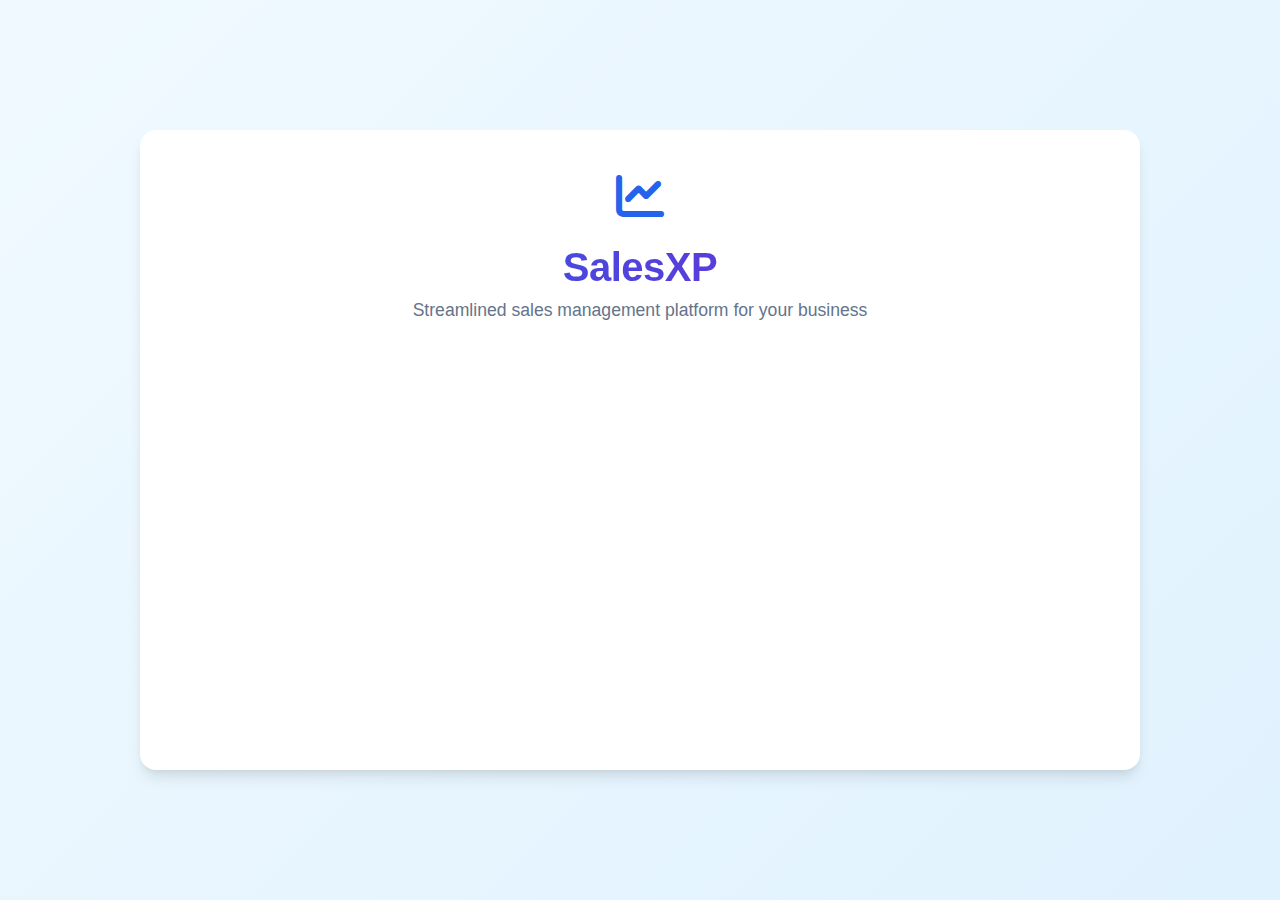
<file: demo/src/main/resources/static/index.html>
<!DOCTYPE html>
<html lang="en">
<head>
    <meta charset="UTF-8">
    <meta name="viewport" content="width=device-width, initial-scale=1.0">
    <title>SalesXP - Main Page</title>
    <link rel="stylesheet" href="https://cdnjs.cloudflare.com/ajax/libs/font-awesome/6.4.0/css/all.min.css">
    <style>
        :root {
            --primary-color: #2563eb;
            --primary-dark: #1d4ed8;
            --admin-color: #7e22ce;
            --admin-dark: #6b21a8;
            --billing-color: #16a34a;
            --billing-dark: #15803d;
            --sales-color: #ea580c;
            --sales-dark: #c2410c;
            --bg-color: #f8fafc;
            --card-bg: #ffffff;
            --text-color: #334155;
            --shadow: 0 10px 15px -3px rgba(0, 0, 0, 0.1), 0 4px 6px -2px rgba(0, 0, 0, 0.05);
        }

        * {
            margin: 0;
            padding: 0;
            box-sizing: border-box;
            font-family: 'Segoe UI', Tahoma, Geneva, Verdana, sans-serif;
        }

        body {
            background: linear-gradient(135deg, #f0f9ff 0%, #e0f2fe 100%);
            min-height: 100vh;
            display: flex;
            align-items: center;
            justify-content: center;
            padding: 20px;
            color: var(--text-color);
        }

        .container {
            width: 100%;
            max-width: 1000px;
            padding: 40px;
            border-radius: 16px;
            background-color: var(--card-bg);
            box-shadow: var(--shadow);
            text-align: center;
        }

        .logo {
            margin-bottom: 20px;
        }

        .logo-icon {
            font-size: 48px;
            color: var(--primary-color);
            margin-bottom: 10px;
        }

        h1 {
            font-size: 2.5rem;
            font-weight: 700;
            margin-bottom: 10px;
            background: linear-gradient(90deg, var(--primary-color), var(--admin-color));
            -webkit-background-clip: text;
            -webkit-text-fill-color: transparent;
            letter-spacing: -0.5px;
        }

        .tagline {
            font-size: 1.1rem;
            color: #64748b;
            margin-bottom: 40px;
        }

        .section {
            display: grid;
            grid-template-columns: repeat(auto-fit, minmax(250px, 1fr));
            gap: 25px;
            margin-top: 30px;
        }

        .role-card {
            position: relative;
            background: white;
            border-radius: 12px;
            padding: 30px 20px;
            text-align: center;
            transition: all 0.3s ease;
            box-shadow: 0 4px 6px rgba(0, 0, 0, 0.05);
            cursor: pointer;
            display: flex;
            flex-direction: column;
            align-items: center;
            overflow: hidden;
        }

        .role-card::before {
            content: '';
            position: absolute;
            top: 0;
            left: 0;
            width: 100%;
            height: 5px;
            transition: all 0.3s ease;
        }

        .role-card.admin::before {
            background-color: var(--admin-color);
        }

        .role-card.billing::before {
            background-color: var(--billing-color);
        }

        .role-card.sales::before {
            background-color: var(--sales-color);
        }

        .role-card:hover {
            transform: translateY(-8px);
            box-shadow: 0 10px 25px rgba(0, 0, 0, 0.1);
        }

        .icon-wrapper {
            width: 80px;
            height: 80px;
            border-radius: 50%;
            display: flex;
            align-items: center;
            justify-content: center;
            margin-bottom: 20px;
            transition: all 0.3s ease;
        }

        .admin .icon-wrapper {
            background-color: rgba(126, 34, 206, 0.1);
            color: var(--admin-color);
        }

        .billing .icon-wrapper {
            background-color: rgba(22, 163, 74, 0.1);
            color: var(--billing-color);
        }

        .sales .icon-wrapper {
            background-color: rgba(234, 88, 12, 0.1);
            color: var(--sales-color);
        }

        .role-card:hover .icon-wrapper {
            transform: scale(1.1);
        }

        .role-icon {
            font-size: 32px;
        }

        .role-title {
            font-size: 1.5rem;
            font-weight: 600;
            margin-bottom: 10px;
        }

        .admin .role-title {
            color: var(--admin-color);
        }

        .billing .role-title {
            color: var(--billing-color);
        }

        .sales .role-title {
            color: var(--sales-color);
        }

        .role-description {
            font-size: 0.9rem;
            color: #64748b;
            margin-bottom: 20px;
            line-height: 1.5;
        }

        .role-button {
            margin-top: auto;
            padding: 12px 24px;
            border: none;
            border-radius: 8px;
            font-size: 1rem;
            font-weight: 600;
            cursor: pointer;
            transition: all 0.3s ease;
            width: 100%;
            color: white;
            display: flex;
            align-items: center;
            justify-content: center;
            gap: 8px;
        }

        .admin .role-button {
            background-color: var(--admin-color);
        }

        .admin .role-button:hover {
            background-color: var(--admin-dark);
        }

        .billing .role-button {
            background-color: var(--billing-color);
        }

        .billing .role-button:hover {
            background-color: var(--billing-dark);
        }

        .sales .role-button {
            background-color: var(--sales-color);
        }

        .sales .role-button:hover {
            background-color: var(--sales-dark);
        }

        .footer {
            margin-top: 50px;
            color: #94a3b8;
            font-size: 0.9rem;
        }

        @media (max-width: 768px) {
            .container {
                padding: 30px 20px;
            }

            h1 {
                font-size: 2rem;
            }

            .section {
                grid-template-columns: 1fr;
            }
        }

        /* Animation */
        @keyframes fadeInUp {
            from {
                opacity: 0;
                transform: translateY(20px);
            }
            to {
                opacity: 1;
                transform: translateY(0);
            }
        }

        .logo, h1, .tagline {
            animation: fadeInUp 0.6s ease forwards;
        }

        .role-card:nth-child(1) {
            animation: fadeInUp 0.6s ease 0.2s forwards;
            opacity: 0;
        }

        .role-card:nth-child(2) {
            animation: fadeInUp 0.6s ease 0.4s forwards;
            opacity: 0;
        }

        .role-card:nth-child(3) {
            animation: fadeInUp 0.6s ease 0.6s forwards;
            opacity: 0;
        }

        .footer {
            animation: fadeInUp 0.6s ease 0.8s forwards;
            opacity: 0;
        }
    </style>
</head>
<body>
    <div class="container">
        <div class="logo">
            <div class="logo-icon">
                <i class="fas fa-chart-line"></i>
            </div>
        </div>
        <h1>SalesXP</h1>
        <p class="tagline">Streamlined sales management platform for your business</p>
        
        <div class="section">
            <div class="role-card admin" onclick="redirectToSignIn(1)">
                <div class="icon-wrapper">
                    <i class="fas fa-user-shield role-icon"></i>
                </div>
                <h3 class="role-title">Administrator</h3>
                <p class="role-description">Manage users, settings, and monitor your entire sales ecosystem</p>
                <button class="role-button">
                    <i class="fas fa-sign-in-alt"></i> Sign In
                </button>
            </div>
            
            <div class="role-card billing" onclick="redirectToSignIn(2)">
                <div class="icon-wrapper">
                    <i class="fas fa-cash-register role-icon"></i>
                </div>
                <h3 class="role-title">Billing Desk</h3>
                <p class="role-description">Process payments, manage invoices, and handle financial transactions</p>
                <button class="role-button">
                    <i class="fas fa-sign-in-alt"></i> Sign In
                </button>
            </div>
            
            <div class="role-card sales" onclick="redirectToSignIn(3)">
                <div class="icon-wrapper">
                    <i class="fas fa-user-tie role-icon"></i>
                </div>
                <h3 class="role-title">Sales Person</h3>
                <p class="role-description">Track leads, manage customer relationships, and close deals</p>
                <button class="role-button">
                    <i class="fas fa-sign-in-alt"></i> Sign In
                </button>
            </div>
        </div>
        
        <div class="footer">
            <p>© 2025 SalesXP. All rights reserved.</p>
        </div>
    </div>

    <script>
        function redirectToSignIn(roleId) {
            // Store the role ID in session storage or use query parameters
            sessionStorage.setItem('selectedRole', roleId);
            
            // Navigate to login page
            window.location.href = 'login.html';
            
            // For demonstration purposes, show which role was selected
            const roles = ['Administrator', 'Billing Desk', 'Sales Person'];
            console.log(`Redirecting to login as: ${roles[roleId-1]}`);
        }
    </script>
</body>
</html>
</file>
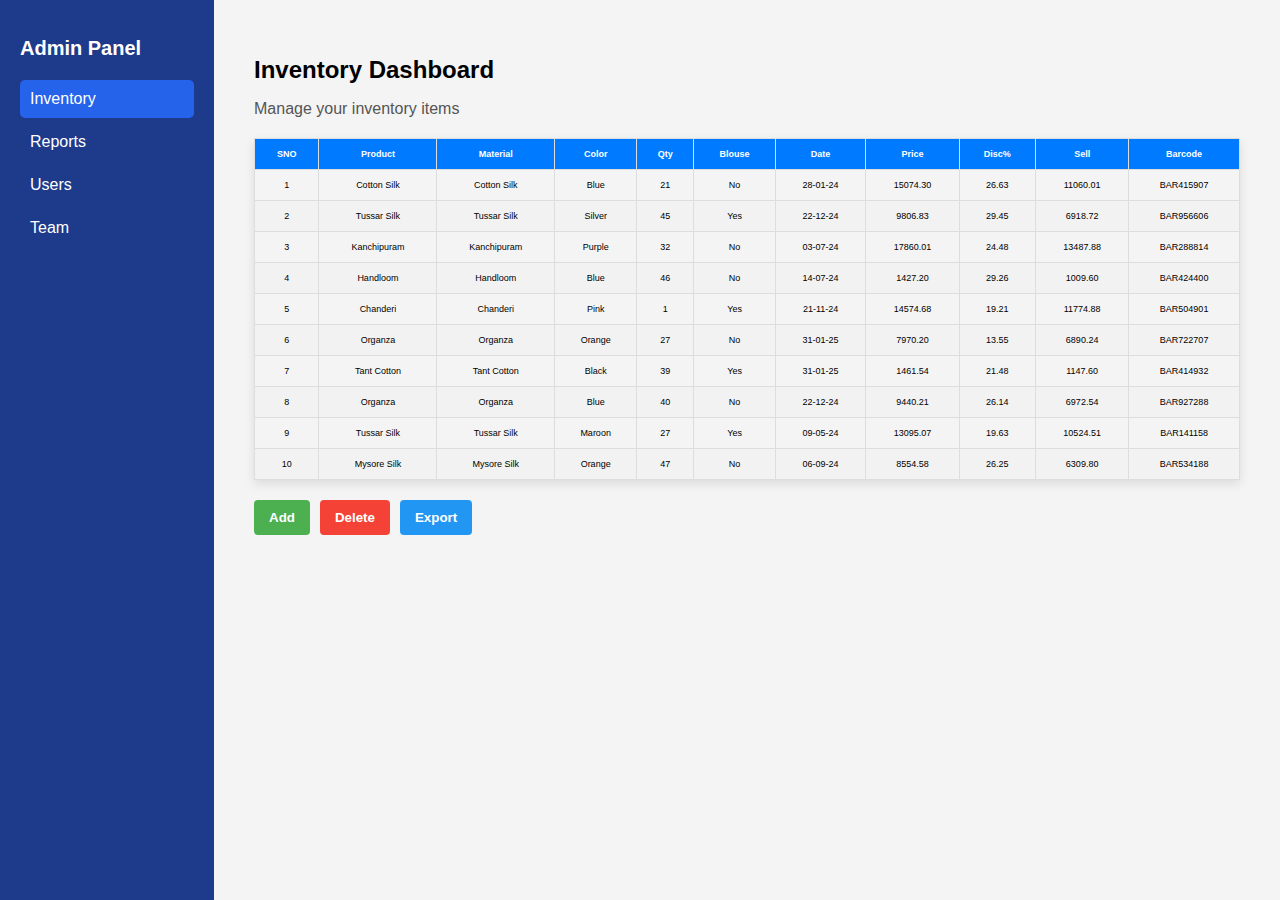
<file: demo/src/main/resources/static/abc.html>
<!DOCTYPE html>
<html lang="en">
<head>
    <meta charset="UTF-8">
    <meta name="viewport" content="width=device-width, initial-scale=1.0">
    <title>Admin Dashboard</title>
    <link rel="stylesheet" href="css/styles.css">
    <link rel="stylesheet" href="css/admin.css">
    <!-- <style>
        body {
            display: flex;
            height: 100vh;
            margin: 0;
            font-family: Arial, sans-serif;
            background-color: #f4f4f4;
        }

        .sidebar {
            width: 15%;
            background-color: #1e3a8a;
            color: white;
            padding: 20px;
        }

        .sidebar h2 {
            font-size: 20px;
            margin-bottom: 20px;
        }

        .sidebar ul {
            list-style: none;
            padding: 0;
        }

        .sidebar ul li {
            padding: 10px;
            cursor: pointer;
            border-radius: 5px;
            margin-bottom: 5px;
        }

        .sidebar ul li:hover, .active {
            background-color: #2563eb;
        }

        .content {
            width: 85%;
            padding: 40px;
            overflow-y: auto;
        }

        .content h1 {
            font-size: 24px;
        }

        .content p {
            margin-top: 10px;
            color: #555;
        }

        .inventory-table {
            width: 100%;
            border-collapse: collapse;
            margin-top: 20px;
            box-shadow: 0px 4px 10px rgba(0, 0, 0, 0.1);
        }

        .inventory-table th, .inventory-table td {
            border: 1px solid #ddd;
            padding: 10px;
            text-align: center;
            font-size: xx-small;
        }

        .inventory-table th {
            background-color: #007BFF;
            font-size: xx-small;
            color: white;
        }
        

        .inventory-table tr:nth-child(even) {
            background-color: #f2f2f2;
        }

        .inventory-table tr:hover {
            background-color: #ddd;
        }

        .action-buttons {
            display: flex;
            gap: 10px;
            margin-top: 20px;
        }

        button {
            padding: 10px 15px;
            border: none;
            border-radius: 4px;
            cursor: pointer;
            font-weight: bold;
        }

        .add-btn {
            background-color: #4CAF50;
            color: white;
        }

        .delete-btn {
            background-color: #f44336;
            color: white;
        }

        .export-btn {
            background-color: #2196F3;
            color: white;
        }

        .modal {
            display: none;
            position: absolute;
            z-index: 1;
            left: 0;
            top: 0;
            width: 100%;
            height: 100%;
            background-color: rgba(0,0,0,0.4);
        }
        form{
            font-size: xx-small;
    
        }
        .modal-content {
            background-color: #fefefe;
            margin: 15% auto;
            padding: 20px;
            border: 1px solid #888;
            width: 50%;
            border-radius: 8px;
        }

        .form-group {
            margin-bottom: 15px;
        }

        label {
            display: block;
            margin-bottom: 5px;
            font-weight: bold;
        }

        input, select {
            width: 100%;
            padding: 8px;
            border: 1px solid #ddd;
            border-radius: 4px;
            box-sizing: border-box;
        }

        .form-buttons {
            display: flex;
            justify-content: flex-end;
            gap: 10px;
            margin-top: 20px;
        }

        .insert-btn, .delete-confirm-btn {
            background-color: #4CAF50;
            color: white;
        }

        .cancel-btn {
            background-color: #f44336;
            color: white;
        }

        .inventory-section {
            display: block;
        }

        .report-section, .user-section, .team-section {
            display: none;
        }
       
    </style> -->
</head>
<body>
    <div class="sidebar">
        <h2>Admin Panel</h2>
        <ul>
            <li class="active">Inventory</li>
            <li>Reports</li>
            <li>Users</li>
            <li>Team</li>
        </ul>
    </div>

    <div class="content">
        <div class="inventory-section">
            <h1>Inventory Dashboard</h1>
            <p>Manage your inventory items</p>
            
            <table class="inventory-table">
                <thead>
                    <tr>
                        <th>SNO</th>
                        <th>Product</th>
                        <th>Material</th>
                        <th>Color</th>
                        <th>Qty</th>
                        <th>Blouse</th>
                        <th>Date</th>
                        <th>Price</th>
                        <th>Disc%</th>
                        <th>Sell</th>
                        <th>Barcode</th>
                    </tr>
                </thead>
                <tbody>
                    <tr>
                        <td>1</td>
                        <td>Cotton Silk</td>
                        <td>Cotton Silk</td>
                        <td>Blue</td>
                        <td>21</td>
                        <td>No</td>
                        <td>28-01-24</td>
                        <td>15074.30</td>
                        <td>26.63</td>
                        <td>11060.01</td>
                        <td>BAR415907</td>
                    </tr>
                    <tr>
                        <td>2</td>
                        <td>Tussar Silk</td>
                        <td>Tussar Silk</td>
                        <td>Silver</td>
                        <td>45</td>
                        <td>Yes</td>
                        <td>22-12-24</td>
                        <td>9806.83</td>
                        <td>29.45</td>
                        <td>6918.72</td>
                        <td>BAR956606</td>
                    </tr>
                    <tr>
                        <td>3</td>
                        <td>Kanchipuram</td>
                        <td>Kanchipuram</td>
                        <td>Purple</td>
                        <td>32</td>
                        <td>No</td>
                        <td>03-07-24</td>
                        <td>17860.01</td>
                        <td>24.48</td>
                        <td>13487.88</td>
                        <td>BAR288814</td>
                    </tr>
                    <tr>
                        <td>4</td>
                        <td>Handloom</td>
                        <td>Handloom</td>
                        <td>Blue</td>
                        <td>46</td>
                        <td>No</td>
                        <td>14-07-24</td>
                        <td>1427.20</td>
                        <td>29.26</td>
                        <td>1009.60</td>
                        <td>BAR424400</td>
                    </tr>
                    <tr>
                        <td>5</td>
                        <td>Chanderi</td>
                        <td>Chanderi</td>
                        <td>Pink</td>
                        <td>1</td>
                        <td>Yes</td>
                        <td>21-11-24</td>
                        <td>14574.68</td>
                        <td>19.21</td>
                        <td>11774.88</td>
                        <td>BAR504901</td>
                    </tr>
                    <tr>
                        <td>6</td>
                        <td>Organza</td>
                        <td>Organza</td>
                        <td>Orange</td>
                        <td>27</td>
                        <td>No</td>
                        <td>31-01-25</td>
                        <td>7970.20</td>
                        <td>13.55</td>
                        <td>6890.24</td>
                        <td>BAR722707</td>
                    </tr>
                    <tr>
                        <td>7</td>
                        <td>Tant Cotton</td>
                        <td>Tant Cotton</td>
                        <td>Black</td>
                        <td>39</td>
                        <td>Yes</td>
                        <td>31-01-25</td>
                        <td>1461.54</td>
                        <td>21.48</td>
                        <td>1147.60</td>
                        <td>BAR414932</td>
                    </tr>
                    <tr>
                        <td>8</td>
                        <td>Organza</td>
                        <td>Organza</td>
                        <td>Blue</td>
                        <td>40</td>
                        <td>No</td>
                        <td>22-12-24</td>
                        <td>9440.21</td>
                        <td>26.14</td>
                        <td>6972.54</td>
                        <td>BAR927288</td>
                    </tr>
                    <tr>
                        <td>9</td>
                        <td>Tussar Silk</td>
                        <td>Tussar Silk</td>
                        <td>Maroon</td>
                        <td>27</td>
                        <td>Yes</td>
                        <td>09-05-24</td>
                        <td>13095.07</td>
                        <td>19.63</td>
                        <td>10524.51</td>
                        <td>BAR141158</td>
                    </tr>
                    <tr>
                        <td>10</td>
                        <td>Mysore Silk</td>
                        <td>Mysore Silk</td>
                        <td>Orange</td>
                        <td>47</td>
                        <td>No</td>
                        <td>06-09-24</td>
                        <td>8554.58</td>
                        <td>26.25</td>
                        <td>6309.80</td>
                        <td>BAR534188</td>
                    </tr>
                </tbody>
            </table>
            
            <div class="action-buttons">
                <button id="addBtn" class="add-btn">Add</button>
                <button id="deleteBtn" class="delete-btn">Delete</button>
                <button id="exportBtn" class="export-btn">Export</button>
            </div>
        </div>

        <div class="report-section">
            <h1>Reports</h1>
            <p>View system reports</p>
        </div>

        <div class="user-section">
            <h1>Users</h1>
            <p>Manage system users</p>
        </div>

        <div class="team-section">
            <h1>Team</h1>
            <p>Manage your team</p>
        </div>
    </div>
    
    <!-- Add Item Modal -->
    <div id="addModal" class="modal">
        <div class="modal-content">
            <h3>Add New Item</h3>
            <form id="addForm">
                <div class="form-group">
                    <label for="product">Product:</label>
                    <input type="text" id="product" name="product" required>
                </div>
                <div class="form-group">
                    <label for="material">Material:</label>
                    <input type="text" id="material" name="material" required>
                </div>
                <div class="form-group">
                    <label for="color">Color:</label>
                    <input type="text" id="color" name="color" required>
                </div>
                <div class="form-group">
                    <label for="qty">Qty:</label>
                    <input type="number" id="qty" name="qty" required>
                </div>
                <div class="form-group">
                    <label for="blouse">Blouse:</label>
                    <select id="blouse" name="blouse" required>
                        <option value="Yes">Yes</option>
                        <option value="No">No</option>
                    </select>
                </div>
                <div class="form-group">
                    <label for="date">Date:</label>
                    <input type="date" id="date" name="date" required>
                </div>
                <div class="form-group">
                    <label for="price">Price:</label>
                    <input type="number" step="0.01" id="price" name="price" required>
                </div>
                <div class="form-group">
                    <label for="discount">Disc%:</label>
                    <input type="number" step="0.01" id="discount" name="discount" required>
                </div>
                <div class="form-group">
                    <label for="sell">Sell:</label>
                    <input type="number" step="0.01" id="sell" name="sell" required>
                </div>
                <div class="form-group">
                    <label for="barcode">Barcode:</label>
                    <input type="text" id="barcode" name="barcode" required>
                </div>
                <div class="form-buttons">
                    <button type="button" id="cancelAddBtn" class="cancel-btn">Cancel</button>
                    <button type="submit" class="insert-btn">Insert</button>
                </div>
            </form>
        </div>
    </div>
    
    <!-- Delete Item Modal -->
    <div id="deleteModal" class="modal">
        <div class="modal-content">
            <h3>Delete Item</h3>
            <form id="deleteForm">
                <div class="form-group">
                    <label for="barcodeSelect">Select Barcode:</label>
                    <select id="barcodeSelect" name="barcodeSelect" required>
                        <option value="">-- Select Barcode --</option>
                        <option value="BAR415907">BAR415907</option>
                        <option value="BAR956606">BAR956606</option>
                        <option value="BAR288814">BAR288814</option>
                        <option value="BAR424400">BAR424400</option>
                        <option value="BAR504901">BAR504901</option>
                        <option value="BAR722707">BAR722707</option>
                        <option value="BAR414932">BAR414932</option>
                        <option value="BAR927288">BAR927288</option>
                        <option value="BAR141158">BAR141158</option>
                        <option value="BAR534188">BAR534188</option>
                    </select>
                </div>
                <div class="form-buttons">
                    <button type="button" id="cancelDeleteBtn" class="cancel-btn">Cancel</button>
                    <button type="submit" class="delete-confirm-btn">Delete</button>
                </div>
            </form>
        </div>
    </div>
    
   
</body>
</html>
</file>
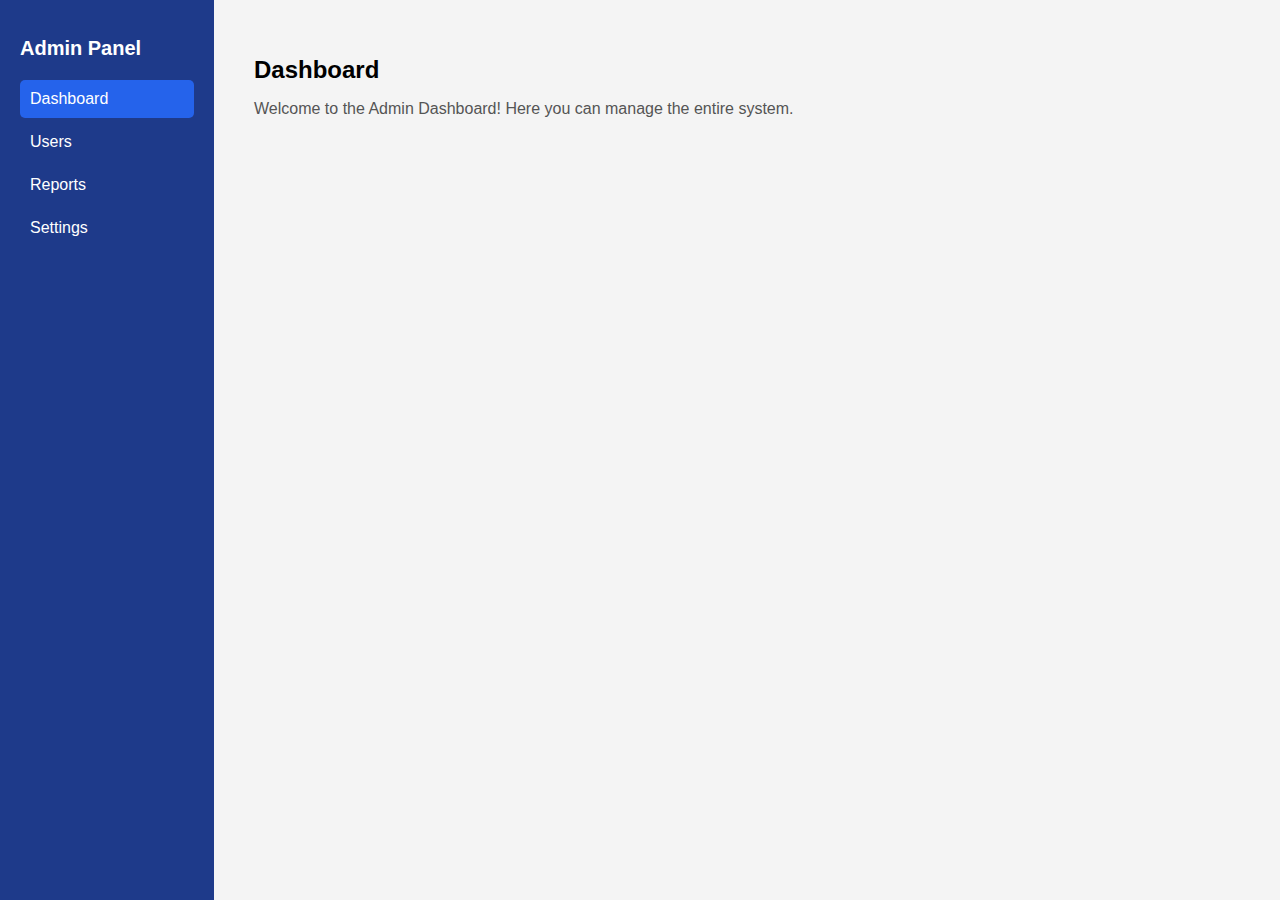
<file: demo/src/main/resources/static/admin.html>
<!DOCTYPE html>
<html lang="en">
<head>
    <meta charset="UTF-8">
    <meta name="viewport" content="width=device-width, initial-scale=1.0">
    <title>Admin Panel</title>
    <link rel="stylesheet" href="css/styles.css">
    <link rel="stylesheet" href="css/admin.css">
</head>
<body>
    <div class="sidebar">
        <h2>Admin Panel</h2>
        <ul>
            <li onclick="showSection('dashboard')" class="active">Dashboard</li>
            <li onclick="showSection('users')">Users</li>
            <li onclick="showSection('reports')">Reports</li>
            <li onclick="showSection('settings')">Settings</li>
        </ul>
    </div>

    <div class="content">
        <h1 id="section-title">Dashboard</h1>
        <p id="section-content">Welcome to the Admin Dashboard! Here you can manage the entire system.</p>

        <!-- Dashboard Section -->
        <div id="dashboard" class="report-section">
            <h2>Stock Information - Sarees</h2>
            <table class="report-table">
                <thead>
                    <tr>
                        <th>Total Products</th>
                        <th>Sold</th>
                        <th>Remaining</th>
                        <th>Revenue (₹)</th>
                    </tr>
                </thead>
                <tbody id="report-data">
                </tbody>
            </table>

            <!-- Team Members Levels -->
            <h2>Team Members Levels</h2>
            <table class="team-table">
                <thead>
                    <tr>
                        <th>Level</th>
                        <th>Number of Members</th>
                    </tr>
                </thead>
                <tbody id="team-levels">
                </tbody>
            </table>
        </div>

        <!-- Users Section -->
        <div id="users" class="user-section" style="display: none;">
            <h2>Approved Members</h2>
            <table class="user-table" id="approved-users">
                <thead>
                    <tr>
                        <th>Name</th>
                        <th>Email</th>
                        <th>Role</th>
                    </tr>
                </thead>
                <tbody>
                </tbody>
            </table>

            <h2>New Requests</h2>
            <table class="user-table" id="pending-users">
                <thead>
                    <tr>
                        <th>Name</th>
                        <th>Email</th>
                        <th>Role</th>
                        <th>Actions</th>
                    </tr>
                </thead>
                <tbody>
                </tbody>
            </table>
        </div>
    </div>

    <script src="js/admin.js"></script>
</body>
</html>
</file>
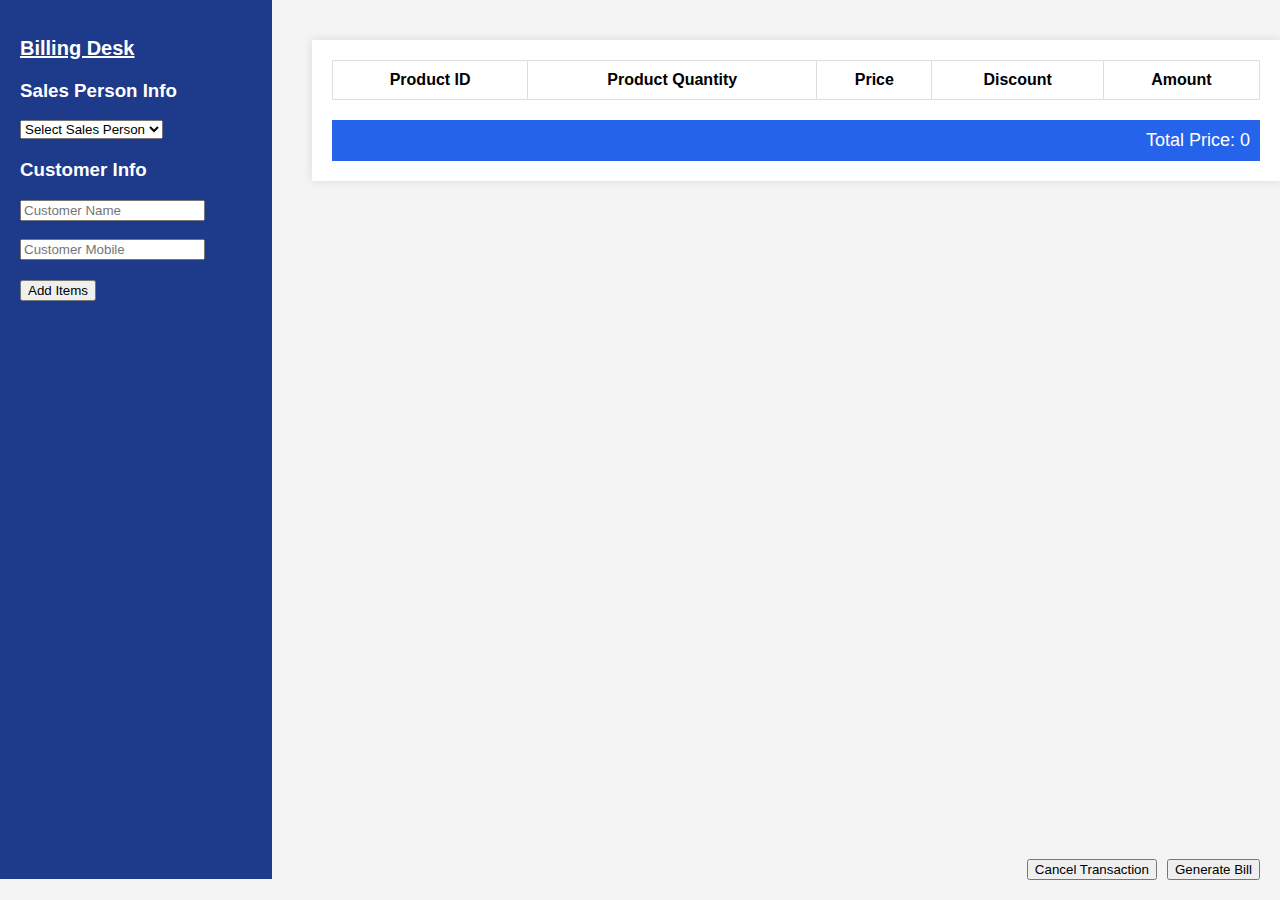
<file: demo/src/main/resources/static/billing.html>
<!DOCTYPE html>
<html lang="en">
<head>
    <meta charset="UTF-8">
    <meta name="viewport" content="width=device-width, initial-scale=1.0">
    <title>Billing Desk</title>
    <link rel="stylesheet" href="css/billing.css">
    <link rel="stylesheet" href="css/styles.css">
</head>
<body>
    <div class="main-container">
        <div class="sidebar">
            <h2><u>Billing Desk</u></h2>
            <div class="section">
                <h3>Sales Person Info</h3>
                <select id="salesPerson" name="salesPerson" required>
                    <option value=""> Select Sales Person </option>
                    <option value="EMP001">EMP001</option>
                    <option value="EMP002">EMP002</option>
                    <option value="EMP003">EMP003</option>
                    <option value="EMP004">EMP004</option>
                    <option value="EMP005">EMP005</option>
                    <option value="EMP006">EMP006</option>
                    <option value="EMP007">EMP007</option>
                    <option value="EMP008">EMP008</option>
                    <option value="EMP009">EMP009</option>
                    <option value="EMP010">EMP010</option>
                </select>
            </div>
            <div class="section">
                <h3>Customer Info</h3>
                <input type="text" id="customer-name" placeholder="Customer Name"><br><br>
                <input type="text" id="customer-mobile" placeholder="Customer Mobile">
            </div>
            <div class="section">
                <button onclick="showPopup()">Add Items</button>
            </div>
        </div>

        <div class="content">
            <div class="table-container">
                <table>
                    <thead>
                        <tr>
                            <th>Product ID</th>
                            <th>Product Quantity</th>
                            <th>Price</th>
                            <th>Discount</th>
                            <th>Amount</th>
                        </tr>
                    </thead>
                    <tbody id="billing-table-body"></tbody>
                </table>
                <div class="total-container">
                    Total Price: <span id="total-price">0</span>
                </div>
            </div>
        </div>
    </div>

    <div class="bottom-buttons">
        <button onclick="location.reload()">Cancel Transaction</button>
        <button onclick="generateBill()">Generate Bill</button>
    </div>

    <div class="popup" id="popup">
        <div class="popup-content">
            <span class="close-btn" onclick="closePopup()">&times;</span>
            <h3>Add Product</h3>
            <!-- <input type="text" id="product-id" placeholder="Product ID"><br><br> -->
            <select id="product-id" name="product-id" required>
                <option value=""> Select Product id </option>
                <option value="BAR415907">BAR415907 - Cotton Silk (Blue)</option>
                <option value="BAR956606">BAR956606 - Tussar Silk (Silver)</option>
                <option value="BAR288814">BAR288814 - Kanchipuram (Purple)</option>
                <option value="BAR424400">BAR424400 - Handloom (Blue)</option>
                <option value="BAR504901">BAR504901 - Chanderi (Pink)</option>
                <option value="BAR722707">BAR722707 - Organza (Orange)</option>
                <option value="BAR414932">BAR414932 - Tant Cotton (Black)</option>
                <option value="BAR927288">BAR927288 - Organza (Blue)</option>
                <option value="BAR141158">BAR141158 - Tussar Silk (Maroon)</option>
                <option value="BAR534188">BAR534188 - Mysore Silk (Orange)</option>
            </select><br><br>
           
           
            <input type="number" id="product-quantity" placeholder="Quantity"><br><br>
            <input type="number" id="price" placeholder="Price"><br><br>
            <input type="number" id="discount" placeholder="Discount"><br><br>
            <button onclick="addItem()">Add</button>
        </div>
    </div>

    <div class="popup" id="bill-popup">
        <div class="popup-content">
            <span class="close-btn" onclick="closeBillPopup()">&times;</span>
            <h3>Invoice</h3>
            <p><strong>Customer Name:</strong> <span id="bill-customer-name"></span></p>
            <p><strong>Customer Mobile:</strong> <span id="bill-customer-mobile"></span></p>
            <p id="id_in_invooice"><strong>Sales Person ID:</strong> <span id="bill-sales-person-id"></span></p>
            <table>
                <thead>
                    <tr>
                        <th>Product ID</th>
                        <th>Product Quantity</th>
                        <th>Price</th>
                        <th>Discount</th>
                        <th>Amount</th>
                    </tr>
                </thead>
                <tbody id="bill-table"></tbody>
            </table>
            <p><strong>Total Price:</strong> <span id="bill-total-price"></span></p>
            <button onclick="window.print()">Print</button>
            <button onclick="closeBillPopup()">Done</button>
        </div>
    </div>
    <script src="js/billing.js"></script>
</body>
</html>
</file>
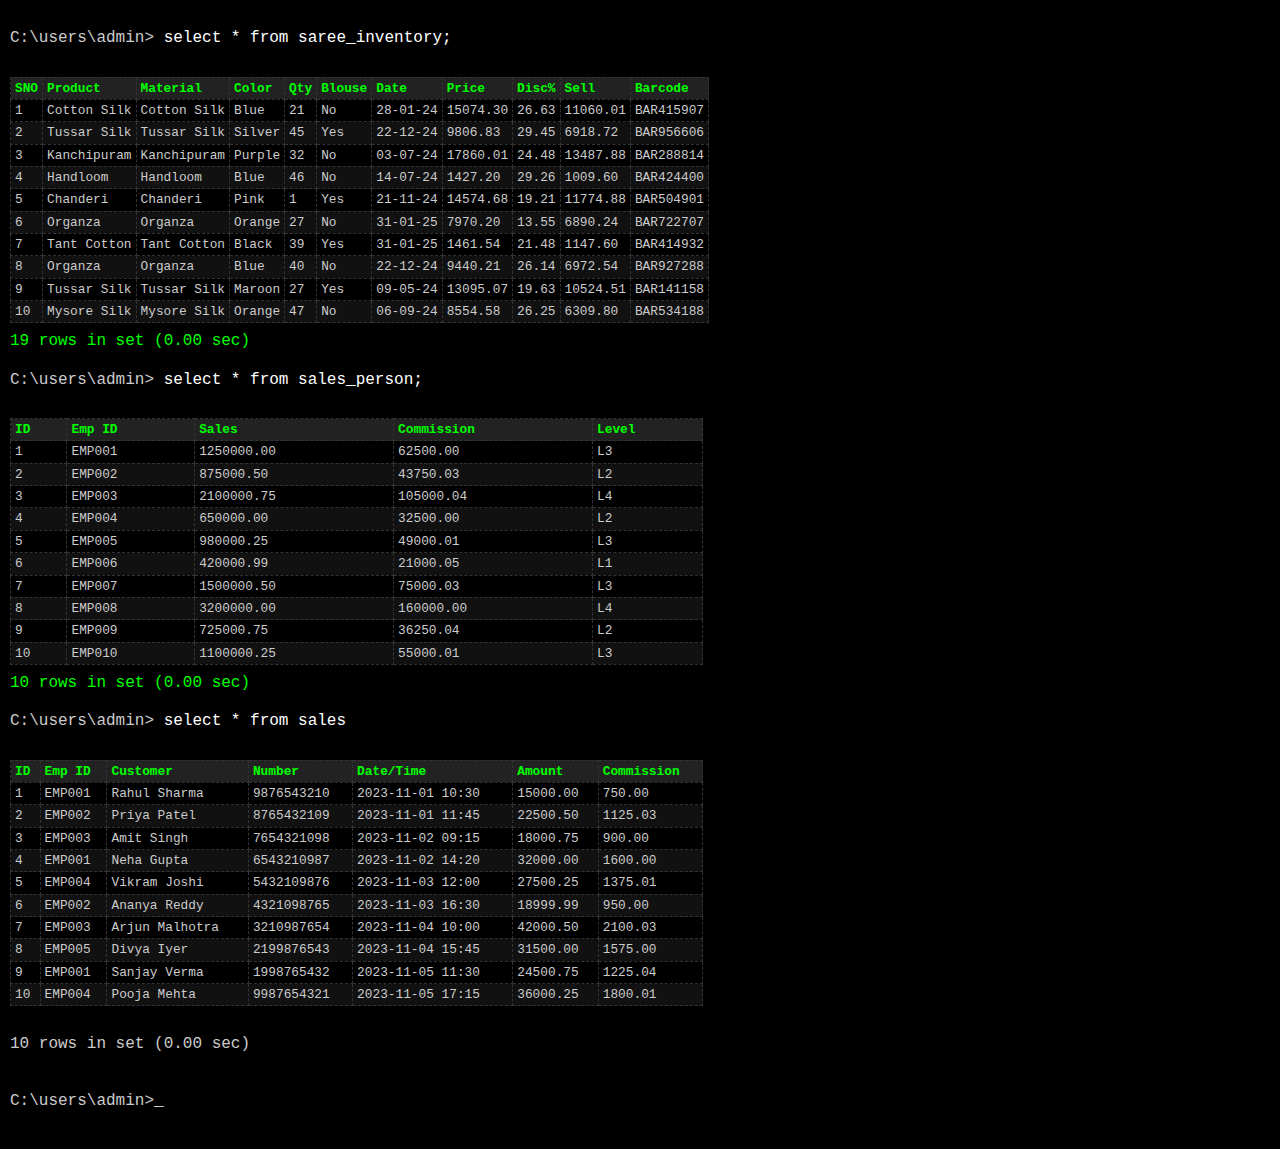
<file: demo/src/main/resources/static/cmd.html>
<!DOCTYPE html>
<html lang="en">
<head>
    <meta charset="UTF-8">
    <meta name="viewport" content="width=device-width, initial-scale=1.0">
    <title>Complete Data View - Command Style</title>
    <style>
        body {
            background-color: #000;
            color: #ccc;
            font-family: 'Courier New', monospace;
            padding: 10px;
            margin: 0;
            line-height: 1.2;
        }
        .console {
            white-space: pre-wrap;
            margin-bottom: 8px;
        }
        .command {
            color: #fff;
        }
        table {
            border-collapse: collapse;
            /* width: 100%; */
            width: 55%;
            margin: 1px 0;
            font-size: 0.8em;
        }
        th, td {
            border: 1.6px dashed #333;
            padding: 3px 4px;
            text-align: left;
            white-space: nowrap;
        }
        th {
            background-color: #222;
            color: #0f0;
        }
        tr:nth-child(even) {
            background-color: #111;
        }
        .blink {
            animation: blink 1s step-end infinite;
        }
        @keyframes blink {
            from, to { opacity: 1; }
            50% { opacity: 0; }
        }
        .table-container {
            max-height: 60vh;
            overflow-y: auto;
            margin: 8px 0;
        }
        .footer {
            color: #0f0;
            margin-top: 8px;
        }
        .divider {
            margin: 5px 0;
            color: #333;
        }
    </style>
</head>
<body>
    <!-- Saree Inventory Table -->
    <div class="console">
C:\users\admin&gt;<span class="command"> select * from saree_inventory;</span>
    </div>
    <div class="table-container">
        <table>
            <thead>
                <tr>
                    <th>SNO</th><th>Product</th><th>Material</th><th>Color</th>
                    <th>Qty</th><th>Blouse</th><th>Date</th>
                    <th>Price</th><th>Disc%</th><th>Sell</th><th>Barcode</th>
                </tr>
            </thead>
            <tbody>
                <tr><td>1</td><td>Cotton Silk</td><td>Cotton Silk</td><td>Blue</td><td>21</td><td>No</td><td>28-01-24</td><td>15074.30</td><td>26.63</td><td>11060.01</td><td>BAR415907</td></tr>
                <tr><td>2</td><td>Tussar Silk</td><td>Tussar Silk</td><td>Silver</td><td>45</td><td>Yes</td><td>22-12-24</td><td>9806.83</td><td>29.45</td><td>6918.72</td><td>BAR956606</td></tr>
                <tr><td>3</td><td>Kanchipuram</td><td>Kanchipuram</td><td>Purple</td><td>32</td><td>No</td><td>03-07-24</td><td>17860.01</td><td>24.48</td><td>13487.88</td><td>BAR288814</td></tr>
                <tr><td>4</td><td>Handloom</td><td>Handloom</td><td>Blue</td><td>46</td><td>No</td><td>14-07-24</td><td>1427.20</td><td>29.26</td><td>1009.60</td><td>BAR424400</td></tr>
                <tr><td>5</td><td>Chanderi</td><td>Chanderi</td><td>Pink</td><td>1</td><td>Yes</td><td>21-11-24</td><td>14574.68</td><td>19.21</td><td>11774.88</td><td>BAR504901</td></tr>
                <tr><td>6</td><td>Organza</td><td>Organza</td><td>Orange</td><td>27</td><td>No</td><td>31-01-25</td><td>7970.20</td><td>13.55</td><td>6890.24</td><td>BAR722707</td></tr>
                <tr><td>7</td><td>Tant Cotton</td><td>Tant Cotton</td><td>Black</td><td>39</td><td>Yes</td><td>31-01-25</td><td>1461.54</td><td>21.48</td><td>1147.60</td><td>BAR414932</td></tr>
                <tr><td>8</td><td>Organza</td><td>Organza</td><td>Blue</td><td>40</td><td>No</td><td>22-12-24</td><td>9440.21</td><td>26.14</td><td>6972.54</td><td>BAR927288</td></tr>
                <tr><td>9</td><td>Tussar Silk</td><td>Tussar Silk</td><td>Maroon</td><td>27</td><td>Yes</td><td>09-05-24</td><td>13095.07</td><td>19.63</td><td>10524.51</td><td>BAR141158</td></tr>
                <tr><td>10</td><td>Mysore Silk</td><td>Mysore Silk</td><td>Orange</td><td>47</td><td>No</td><td>06-09-24</td><td>8554.58</td><td>26.25</td><td>6309.80</td><td>BAR534188</td></tr>
                <!-- <tr><td>11</td><td>Chettinad</td><td>Chettinad</td><td>White</td><td>26</td><td>No</td><td>28-05-24</td><td>8925.19</td><td>12.26</td><td>7830.96</td><td>BAR257429</td></tr>
                <tr><td>12</td><td>Tant Cotton</td><td>Tant Cotton</td><td>Maroon</td><td>11</td><td>Yes</td><td>20-04-24</td><td>3849.59</td><td>16.25</td><td>3224.03</td><td>BAR380583</td></tr>
                <tr><td>13</td><td>Kanchipuram</td><td>Kanchipuram</td><td>Blue</td><td>10</td><td>Yes</td><td>14-09-24</td><td>1778.99</td><td>24.35</td><td>1345.81</td><td>BAR453349</td></tr>
                <tr><td>14</td><td>Georgette</td><td>Georgette</td><td>Black</td><td>47</td><td>No</td><td>24-11-24</td><td>12057.94</td><td>17.80</td><td>9911.63</td><td>BAR289795</td></tr>
                <tr><td>15</td><td>Kanchipuram</td><td>Kanchipuram</td><td>White</td><td>1</td><td>No</td><td>11-07-24</td><td>8333.81</td><td>10.18</td><td>7485.43</td><td>BAR814329</td></tr>
                <tr><td>16</td><td>Crepe</td><td>Crepe</td><td>Maroon</td><td>2</td><td>No</td><td>13-09-24</td><td>4967.62</td><td>11.68</td><td>4387.40</td><td>BAR813617</td></tr>
                <tr><td>17</td><td>Tant Cotton</td><td>Tant Cotton</td><td>Black</td><td>25</td><td>Yes</td><td>12-09-24</td><td>6857.53</td><td>8.19</td><td>6295.90</td><td>BAR539533</td></tr>
                <tr><td>18</td><td>Kanchipuram</td><td>Kanchipuram</td><td>Yellow</td><td>14</td><td>Yes</td><td>23-07-24</td><td>13011.87</td><td>21.85</td><td>10168.78</td><td>BAR403201</td></tr>
                <tr><td>19</td><td>Crepe</td><td>Crepe</td><td>Maroon</td><td>11</td><td>No</td><td>14-04-24</td><td>1856.25</td><td>17.08</td><td>1539.20</td><td>BAR943292</td></tr> -->
            </tbody>
        </table>
    </div>
    <div class="footer">
19 rows in set (0.00 sec)
    </div>

    <!-- <div class="divider">──────────────────────────────</div> -->

    <!-- Sales Person Table -->
    <div class="console">
C:\users\admin&gt;<span class="command"> select * from sales_person;</span>
    </div>
    <div class="table-container">
        <table>
            <thead>
                <tr><th>ID</th><th>Emp ID</th><th>Sales</th><th>Commission</th><th>Level</th></tr>
            </thead>
            <tbody>
                <tr><td>1</td><td>EMP001</td><td>1250000.00</td><td>62500.00</td><td>L3</td></tr>
                <tr><td>2</td><td>EMP002</td><td>875000.50</td><td>43750.03</td><td>L2</td></tr>
                <tr><td>3</td><td>EMP003</td><td>2100000.75</td><td>105000.04</td><td>L4</td></tr>
                <tr><td>4</td><td>EMP004</td><td>650000.00</td><td>32500.00</td><td>L2</td></tr>
                <tr><td>5</td><td>EMP005</td><td>980000.25</td><td>49000.01</td><td>L3</td></tr>
                <tr><td>6</td><td>EMP006</td><td>420000.99</td><td>21000.05</td><td>L1</td></tr>
                <tr><td>7</td><td>EMP007</td><td>1500000.50</td><td>75000.03</td><td>L3</td></tr>
                <tr><td>8</td><td>EMP008</td><td>3200000.00</td><td>160000.00</td><td>L4</td></tr>
                <tr><td>9</td><td>EMP009</td><td>725000.75</td><td>36250.04</td><td>L2</td></tr>
                <tr><td>10</td><td>EMP010</td><td>1100000.25</td><td>55000.01</td><td>L3</td></tr>
            </tbody>
        </table>
    </div>
    <div class="footer">
10 rows in set (0.00 sec)
    </div>

    <!-- <div class="divider">──────────────────────────────</div> -->

    <!-- Sales Table -->
    <div class="console">
C:\users\admin&gt;<span class="command"> select * from sales</span>
    </div>
    <div class="table-container">
        <table>
            <thead>
                <tr>
                    <th>ID</th><th>Emp ID</th><th>Customer</th><th>Number</th>
                    <th>Date/Time</th><th>Amount</th><th>Commission</th>
                </tr>
            </thead>
            <tbody>
                <tr><td>1</td><td>EMP001</td><td>Rahul Sharma</td><td>9876543210</td><td>2023-11-01 10:30</td><td>15000.00</td><td>750.00</td></tr>
                <tr><td>2</td><td>EMP002</td><td>Priya Patel</td><td>8765432109</td><td>2023-11-01 11:45</td><td>22500.50</td><td>1125.03</td></tr>
                <tr><td>3</td><td>EMP003</td><td>Amit Singh</td><td>7654321098</td><td>2023-11-02 09:15</td><td>18000.75</td><td>900.00</td></tr>
                <tr><td>4</td><td>EMP001</td><td>Neha Gupta</td><td>6543210987</td><td>2023-11-02 14:20</td><td>32000.00</td><td>1600.00</td></tr>
                <tr><td>5</td><td>EMP004</td><td>Vikram Joshi</td><td>5432109876</td><td>2023-11-03 12:00</td><td>27500.25</td><td>1375.01</td></tr>
                <tr><td>6</td><td>EMP002</td><td>Ananya Reddy</td><td>4321098765</td><td>2023-11-03 16:30</td><td>18999.99</td><td>950.00</td></tr>
                <tr><td>7</td><td>EMP003</td><td>Arjun Malhotra</td><td>3210987654</td><td>2023-11-04 10:00</td><td>42000.50</td><td>2100.03</td></tr>
                <tr><td>8</td><td>EMP005</td><td>Divya Iyer</td><td>2199876543</td><td>2023-11-04 15:45</td><td>31500.00</td><td>1575.00</td></tr>
                <tr><td>9</td><td>EMP001</td><td>Sanjay Verma</td><td>1998765432</td><td>2023-11-05 11:30</td><td>24500.75</td><td>1225.04</td></tr>
                <tr><td>10</td><td>EMP004</td><td>Pooja Mehta</td><td>9987654321</td><td>2023-11-05 17:15</td><td>36000.25</td><td>1800.01</td></tr>
            </tbody>
        </table>
    </div>
    <div class="console">
10 rows in set (0.00 sec)<br><br>
C:\users\admin&gt;<span class="blink">_</span>
    </div>
</body>
</html>
</file>
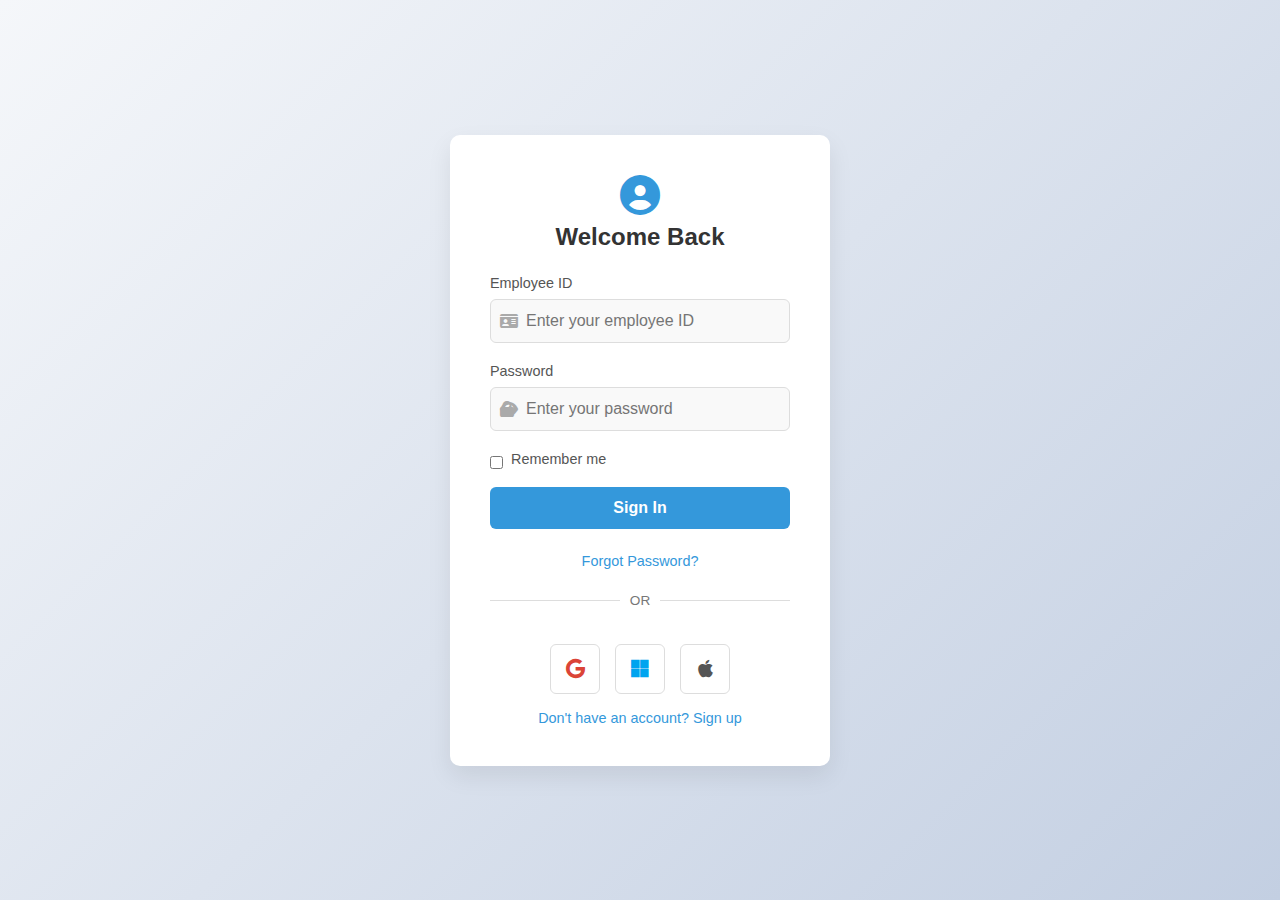
<file: demo/src/main/resources/static/login.html>
<!DOCTYPE html>
<html lang="en">
<head>
    <meta charset="UTF-8">
    <meta name="viewport" content="width=device-width, initial-scale=1.0">
    <title>Login Page</title>
    <script src="./js/login.js" defer></script>
    <link rel="stylesheet" href="https://cdnjs.cloudflare.com/ajax/libs/font-awesome/6.4.0/css/all.min.css">
    <style>
        :root {
            --primary-color: #3498db;
            --secondary-color: #2980b9;
            --text-color: #333;
            --light-grey: #f9f9f9;
            --error-color: #e74c3c;
            --success-color: #2ecc71;
        }
        
        * {
            box-sizing: border-box;
            margin: 0;
            padding: 0;
            transition: all 0.3s ease;
        }
        
        body {
            font-family: 'Segoe UI', Tahoma, Geneva, Verdana, sans-serif;
            background: linear-gradient(135deg, #f5f7fa 0%, #c3cfe2 100%);
            margin: 0;
            padding: 0;
            display: flex;
            justify-content: center;
            align-items: center;
            height: 100vh;
            color: var(--text-color);
        }
        
        .container {
            background: white;
            padding: 2.5rem;
            border-radius: 10px;
            box-shadow: 0 10px 25px rgba(0,0,0,0.08);
            width: 380px;
            max-width: 90%;
        }
        
        .logo {
            text-align: center;
            margin-bottom: 1.5rem;
        }
        
        .logo i {
            font-size: 2.5rem;
            color: var(--primary-color);
            margin-bottom: 0.5rem;
        }
        
        h2 {
            text-align: center;
            margin-bottom: 1.5rem;
            color: var(--text-color);
            font-weight: 600;
        }
        
        .form-group {
            margin-bottom: 1.25rem;
            position: relative;
        }
        
        label {
            display: block;
            margin-bottom: 0.5rem;
            font-weight: 500;
            font-size: 0.9rem;
            color: #555;
        }
        
        .input-group {
            position: relative;
        }
        
        .input-group i {
            position: absolute;
            left: 10px;
            top: 50%;
            transform: translateY(-50%);
            color: #aaa;
        }
        
        input {
            width: 100%;
            padding: 12px 12px 12px 35px;
            border: 1px solid #ddd;
            border-radius: 6px;
            font-size: 1rem;
            background-color: var(--light-grey);
        }
        
        input:focus {
            outline: none;
            border-color: var(--primary-color);
            box-shadow: 0 0 0 3px rgba(52, 152, 219, 0.2);
            background-color: white;
        }
        
        #password-toggle {
            position: absolute;
            right: 10px;
            top: 50%;
            transform: translateY(-50%);
            color: #aaa;
            cursor: pointer;
        }
        
        button {
            width: 100%;
            padding: 12px;
            background-color: var(--primary-color);
            color: white;
            border: none;
            border-radius: 6px;
            cursor: pointer;
            font-size: 1rem;
            font-weight: 600;
            margin-top: 0.75rem;
        }
        
        button:hover {
            background-color: var(--secondary-color);
            transform: translateY(-2px);
            box-shadow: 0 5px 15px rgba(0,0,0,0.1);
        }
        
        button:active {
            transform: translateY(0);
        }
        
        .error {
            color: var(--error-color);
            margin: 10px 0;
            display: none;
            font-size: 0.85rem;
        }
        
        .links {
            margin-top: 1.5rem;
            text-align: center;
            font-size: 0.9rem;
        }
        
        .links a {
            color: var(--primary-color);
            text-decoration: none;
            margin: 0 5px;
        }
        
        .links a:hover {
            text-decoration: underline;
        }
        
        .divider {
            margin: 1.5rem 0;
            display: flex;
            align-items: center;
            text-align: center;
        }
        
        .divider::before, .divider::after {
            content: '';
            flex: 1;
            border-bottom: 1px solid #ddd;
        }
        
        .divider span {
            padding: 0 10px;
            color: #777;
            font-size: 0.85rem;
        }
        
        .social-login {
            display: flex;
            justify-content: center;
            gap: 15px;
        }
        
        .social-btn {
            padding: 10px 15px;
            border-radius: 6px;
            border: 1px solid #ddd;
            background: white;
            cursor: pointer;
            display: flex;
            align-items: center;
            justify-content: center;
            width: 50px;
            height: 50px;
        }
        
        .social-btn:hover {
            background: var(--light-grey);
            transform: translateY(-2px);
        }
        
        .social-btn i {
            font-size: 1.25rem;
        }
        
        .remember-me {
            display: flex;
            align-items: center;
            margin-top: 1rem;
        }
        
        .remember-me input {
            width: auto;
            margin-right: 8px;
        }
        
        /* Animation */
        @keyframes fadeIn {
            from { opacity: 0; transform: translateY(-10px); }
            to { opacity: 1; transform: translateY(0); }
        }
        
        .container {
            animation: fadeIn 0.5s ease;
        }
    </style>
</head>
<body>
    <div class="container">
        <div class="logo">
            <i class="fas fa-user-circle"></i>
            <h2>Welcome Back</h2>
        </div>
        <form id="loginForm">
            <div class="form-group">
                <label for="employeeId">Employee ID</label>
                <div class="input-group">
                    <i class="fas fa-id-card"></i>
                    <input type="text" id="employeeId" placeholder="Enter your employee ID" required>
                </div>
            </div>
            <div class="form-group">
                <label for="password">Password</label>
                <div class="input-group">
                    <i class="fas fa-lock"></i>
                    <input type="password" id="password" placeholder="Enter your password" required>
                    <i id="password-toggle" class="fas fa-eye" onclick="togglePassword()"></i>
                </div>
            </div>
            <div class="remember-me">
                <input type="checkbox" id="remember">
                <label for="remember">Remember me</label>
            </div>
            <p id="loginError" class="error"></p>
            <button type="button" onclick="validateLogin()">Sign In</button>
            <div class="links">
                <a href="#" onclick="forgotPassword()">Forgot Password?</a>
            </div>
            <div class="divider">
                <span>OR</span>
            </div>
            <div class="social-login">
                <button type="button" class="social-btn">
                    <i class="fab fa-google" style="color: #DB4437;"></i>
                </button>
                <button type="button" class="social-btn">
                    <i class="fab fa-microsoft" style="color: #00a4ef;"></i>
                </button>
                <button type="button" class="social-btn">
                    <i class="fab fa-apple" style="color: #555;"></i>
                </button>
            </div>
            <div class="links" style="margin-top: 1rem;">
                <a href="signup.html">Don't have an account? Sign up</a>
            </div>
        </form>
    </div>

    <script>
        function validateLogin() {
            const employeeId = document.getElementById('employeeId').value;
            const password = document.getElementById('password').value;
            const errorElement = document.getElementById('loginError');
            
            // Simple validation example
            if (!employeeId || !password) {
                errorElement.style.display = 'block';
                errorElement.textContent = 'Please enter both employee ID and password';
                shake(errorElement);
                return;
            }
            
            // Here you would typically make an API call to validate credentials
            // For demo purposes, we'll just show success and redirect
            errorElement.style.display = 'none';
            
            // Show loading state on button
            const button = document.querySelector('button');
            const originalText = button.textContent;
            button.innerHTML = '<i class="fas fa-spinner fa-spin"></i> Signing in...';
            button.disabled = true;
            
            // Simulate API call
            setTimeout(() => {
                // Redirect or show success
                // window.location.href = 'dashboard.html';
                button.innerHTML = '<i class="fas fa-check"></i> Success!';
                button.style.backgroundColor = 'var(--success-color)';
                
                // For demo only - reset after 2 seconds
                setTimeout(() => {
                    button.innerHTML = originalText;
                    button.style.backgroundColor = 'var(--primary-color)';
                    button.disabled = false;
                }, 2000);
            }, 1500);
        }
        
        function forgotPassword() {
            // Show a modal or navigate to forgot password page
            alert('Password reset functionality will be implemented here');
        }
        
        function togglePassword() {
            const passwordInput = document.getElementById('password');
            const toggleIcon = document.getElementById('password-toggle');
            
            if (passwordInput.type === 'password') {
                passwordInput.type = 'text';
                toggleIcon.classList.remove('fa-eye');
                toggleIcon.classList.add('fa-eye-slash');
            } else {
                passwordInput.type = 'password';
                toggleIcon.classList.remove('fa-eye-slash');
                toggleIcon.classList.add('fa-eye');
            }
        }
        
        function shake(element) {
            element.style.animation = 'none';
            setTimeout(() => {
                element.style.animation = 'shake 0.82s cubic-bezier(.36,.07,.19,.97) both';
            }, 10);
        }
        
        // Define the shake animation
        const style = document.createElement('style');
        style.innerHTML = `
            @keyframes shake {
                10%, 90% { transform: translate3d(-1px, 0, 0); }
                20%, 80% { transform: translate3d(2px, 0, 0); }
                30%, 50%, 70% { transform: translate3d(-4px, 0, 0); }
                40%, 60% { transform: translate3d(4px, 0, 0); }
            }
        `;
        document.head.appendChild(style);
    </script>
</body>
</html>
</file>
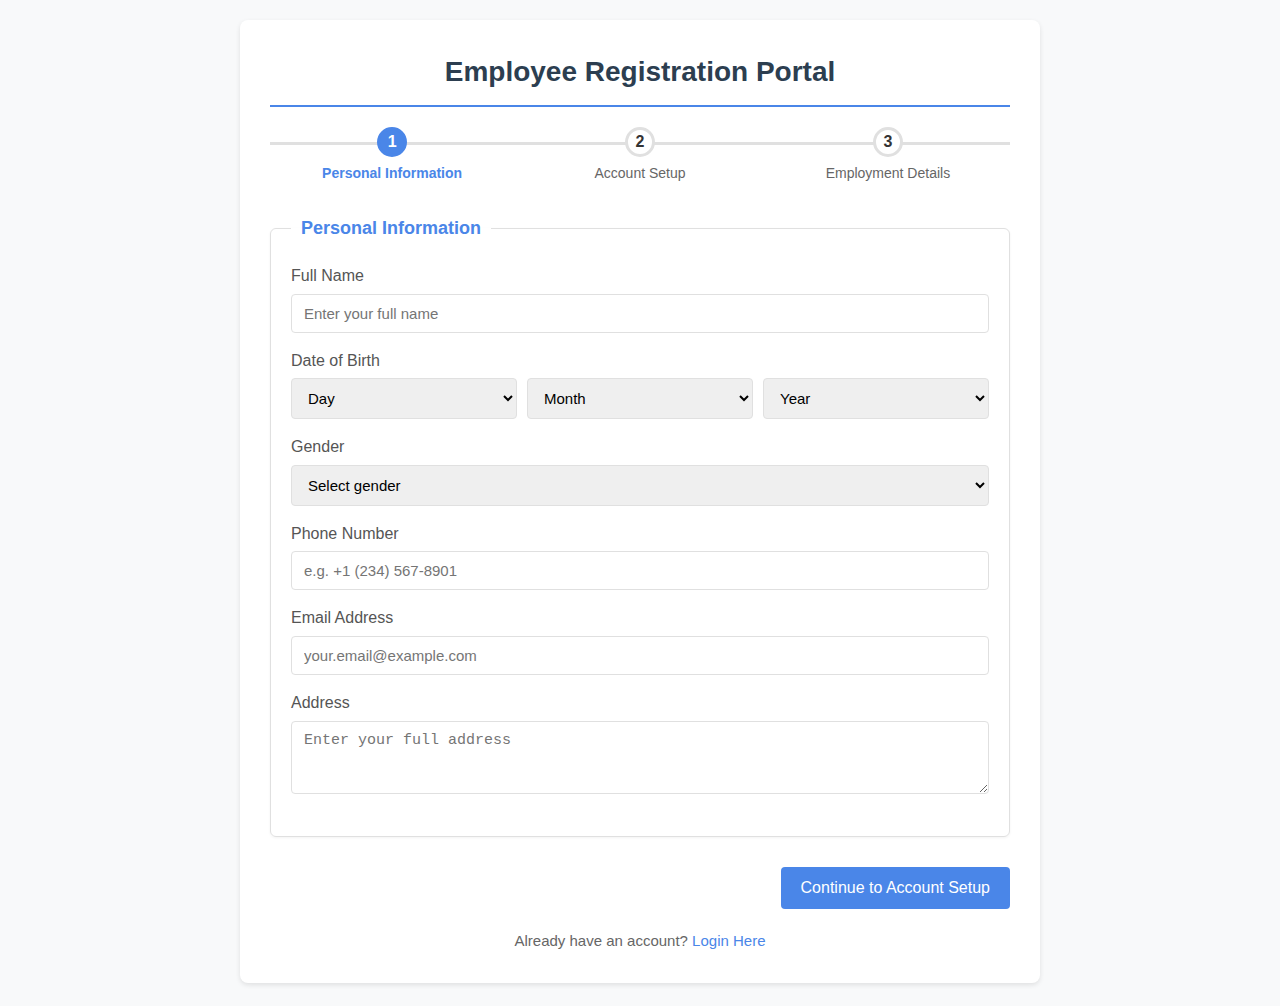
<file: demo/src/main/resources/static/signin.html>
<!DOCTYPE html>
<html lang="en">
<head>
    <meta charset="UTF-8">
    <meta name="viewport" content="width=device-width, initial-scale=1.0">
    <title>Employee Registration</title>
    <style>
        :root {
            --primary-color: #4a86e8;
            --primary-hover: #3a76d8;
            --success-bg: #d4edda;
            --success-color: #155724;
            --error-bg: #f8d7da;
            --error-color: #721c24;
            --border-color: #e0e0e0;
            --shadow: 0 2px 5px rgba(0,0,0,0.1);
        }
        
        * {
            box-sizing: border-box;
            margin: 0;
            padding: 0;
        }
        
        body {
            font-family: 'Segoe UI', Roboto, Arial, sans-serif;
            line-height: 1.6;
            color: #333;
            background-color: #f8f9fa;
            margin: 0;
            padding: 20px;
        }
        
        .container {
            max-width: 800px;
            margin: 0 auto;
            background-color: white;
            border-radius: 8px;
            box-shadow: var(--shadow);
            padding: 30px;
        }
        
        h2 {
            color: #2c3e50;
            margin-bottom: 20px;
            text-align: center;
            font-size: 28px;
            border-bottom: 2px solid var(--primary-color);
            padding-bottom: 10px;
        }
        
        .progress-bar {
            margin-bottom: 30px;
            display: flex;
            justify-content: space-between;
            position: relative;
        }
        
        .progress-bar::before {
            content: '';
            position: absolute;
            top: 15px;
            left: 0;
            width: 100%;
            height: 3px;
            background-color: var(--border-color);
            z-index: 1;
        }
        
        .progress-step {
            position: relative;
            z-index: 2;
            text-align: center;
            width: 33%;
        }
        
        .step-circle {
            width: 30px;
            height: 30px;
            border-radius: 50%;
            background-color: white;
            border: 3px solid var(--border-color);
            margin: 0 auto 5px;
            display: flex;
            align-items: center;
            justify-content: center;
            font-weight: bold;
            transition: all 0.3s ease;
        }
        
        .progress-step.active .step-circle {
            border-color: var(--primary-color);
            background-color: var(--primary-color);
            color: white;
        }
        
        .progress-step.complete .step-circle {
            border-color: #4CAF50;
            background-color: #4CAF50;
            color: white;
        }
        
        .step-label {
            font-size: 14px;
            color: #666;
            font-weight: 500;
        }
        
        .progress-step.active .step-label {
            color: var(--primary-color);
            font-weight: 600;
        }
        
        .progress-step.complete .step-label {
            color: #4CAF50;
            font-weight: 600;
        }
        
        .form-section {
            display: none;
            animation: fadeIn 0.5s;
        }
        
        .form-section.active {
            display: block;
        }
        
        @keyframes fadeIn {
            from { opacity: 0; transform: translateY(10px); }
            to { opacity: 1; transform: translateY(0); }
        }
        
        fieldset {
            border: 1px solid var(--border-color);
            border-radius: 6px;
            padding: 20px;
            margin-bottom: 25px;
            box-shadow: 0 1px 3px rgba(0,0,0,0.05);
        }
        
        legend {
            font-weight: 600;
            padding: 0 10px;
            color: var(--primary-color);
            font-size: 18px;
        }
        
        .form-group {
            margin-bottom: 15px;
        }
        
        label {
            display: block;
            margin-bottom: 5px;
            font-weight: 500;
            color: #555;
        }
        
        input, select, textarea {
            width: 100%;
            padding: 10px 12px;
            border: 1px solid var(--border-color);
            border-radius: 4px;
            font-size: 15px;
            transition: border-color 0.3s;
        }
        
        input:focus, select:focus, textarea:focus {
            outline: none;
            border-color: var(--primary-color);
            box-shadow: 0 0 0 3px rgba(74, 134, 232, 0.2);
        }
        
        .date-group {
            display: flex;
            gap: 10px;
        }
        
        .date-group select {
            flex: 1;
        }
        
        .hint {
            font-size: 12px;
            color: #777;
            margin-top: 4px;
        }
        
        .error {
            color: var(--error-color);
            font-size: 13px;
            margin-top: 4px;
            display: none;
        }
        
        .error.visible {
            display: block;
        }
        
        .notification {
            padding: 15px;
            border-radius: 6px;
            margin: 25px 0;
            display: flex;
            align-items: center;
            animation: slideDown 0.4s ease-out;
        }
        
        @keyframes slideDown {
            from { opacity: 0; transform: translateY(-20px); }
            to { opacity: 1; transform: translateY(0); }
        }
        
        .notification.success {
            background-color: var(--success-bg);
            color: var(--success-color);
            border-left: 4px solid var(--success-color);
        }
        
        .notification.error {
            background-color: var(--error-bg);
            color: var(--error-color);
            border-left: 4px solid var(--error-color);
        }
        
        .notification-icon {
            margin-right: 10px;
            font-size: 20px;
        }
        
        .btn-container {
            display: flex;
            justify-content: space-between;
            margin-top: 30px;
        }
        
        .btn {
            padding: 12px 20px;
            border: none;
            border-radius: 4px;
            font-size: 16px;
            font-weight: 500;
            cursor: pointer;
            transition: all 0.2s;
        }
        
        .btn-primary {
            background-color: var(--primary-color);
            color: white;
        }
        
        .btn-primary:hover {
            background-color: var(--primary-hover);
        }
        
        .btn-secondary {
            background-color: #e2e6ea;
            color: #495057;
        }
        
        .btn-secondary:hover {
            background-color: #dae0e5;
        }
        
        .btn-primary:disabled {
            background-color: #b0c7e9;
            cursor: not-allowed;
        }
        
        /* Loading spinner */
        .spinner {
            display: inline-block;
            width: 20px;
            height: 20px;
            border: 3px solid rgba(255,255,255,.3);
            border-radius: 50%;
            border-top-color: white;
            animation: spin 1s ease-in-out infinite;
            margin-right: 8px;
            vertical-align: middle;
            display: none;
        }
        
        @keyframes spin {
            to { transform: rotate(360deg); }
        }
        
        /* Responsive adjustments */
        @media (max-width: 600px) {
            .container {
                padding: 15px;
            }
            
            fieldset {
                padding: 15px;
            }
            
            .date-group {
                flex-direction: column;
                gap: 15px;
            }
            
            .btn {
                padding: 10px 16px;
            }
        }

        .login-link {
            text-align: center;
            margin-top: 20px;
            color: #666;
            font-size: 15px;
        }

        .login-link a {
            color: var(--primary-color);
            text-decoration: none;
            font-weight: 500;
        }

        .login-link a:hover {
            text-decoration: underline;
        }
    </style>
</head>
<body>
    <div class="container">
        <h2>Employee Registration Portal</h2>
        
        <div class="progress-bar">
            <div class="progress-step active" id="step1">
                <div class="step-circle">1</div>
                <div class="step-label">Personal Information</div>
            </div>
            <div class="progress-step" id="step2">
                <div class="step-circle">2</div>
                <div class="step-label">Account Setup</div>
            </div>
            <div class="progress-step" id="step3">
                <div class="step-circle">3</div>
                <div class="step-label">Employment Details</div>
            </div>
        </div>
        
        <div id="notification" style="display: none;"></div>
        
        <form id="signupForm">
            <!-- Section 1: Personal Information -->
            <div class="form-section active" id="section1">
                <fieldset>
                    <legend>Personal Information</legend>
                    
                    <div class="form-group">
                        <label for="fullName">Full Name</label>
                        <input type="text" id="fullName" placeholder="Enter your full name">
                        <div id="fullNameError" class="error">Please enter your full name</div>
                    </div>
                    
                    <div class="form-group">
                        <label for="dob">Date of Birth</label>
                        <div class="date-group">
                            <select id="dobDay">
                                <option value="">Day</option>
                                <script>
                                    for(let i=1; i<=31; i++) {
                                        document.write(`<option value="${i}">${i}</option>`);
                                    }
                                </script>
                            </select>
                            <select id="dobMonth">
                                <option value="">Month</option>
                                <option value="1">January</option>
                                <option value="2">February</option>
                                <option value="3">March</option>
                                <option value="4">April</option>
                                <option value="5">May</option>
                                <option value="6">June</option>
                                <option value="7">July</option>
                                <option value="8">August</option>
                                <option value="9">September</option>
                                <option value="10">October</option>
                                <option value="11">November</option>
                                <option value="12">December</option>
                            </select>
                            <select id="dobYear">
                                <option value="">Year</option>
                                <script>
                                    for(let i=2006; i>=1950; i--) {
                                        document.write(`<option value="${i}">${i}</option>`);
                                    }
                                </script>
                            </select>
                        </div>
                        <div id="dobError" class="error">Please select your complete date of birth</div>
                    </div>
                    
                    <div class="form-group">
                        <label for="gender">Gender</label>
                        <select id="gender">
                            <option value="">Select gender</option>
                            <option value="Male">Male</option>
                            <option value="Female">Female</option>
                            <option value="Other">Other</option>
                            <option value="Prefer not to say">Prefer not to say</option>
                        </select>
                        <div id="genderError" class="error">Please select your gender</div>
                    </div>
                    
                    <div class="form-group">
                        <label for="phoneNumber">Phone Number</label>
                        <input type="tel" id="phoneNumber" placeholder="e.g. +1 (234) 567-8901">
                        <div id="phoneNumberError" class="error">Please enter a valid phone number</div>
                    </div>
                    
                    <div class="form-group">
                        <label for="email">Email Address</label>
                        <input type="email" id="email" placeholder="your.email@example.com">
                        <div id="emailError" class="error">Please enter a valid email address</div>
                    </div>
                    
                    <div class="form-group">
                        <label for="address">Address</label>
                        <textarea id="address" rows="3" placeholder="Enter your full address"></textarea>
                        <div id="addressError" class="error">Please enter your address</div>
                    </div>
                </fieldset>
                
                <div class="btn-container">
                    <div></div> <!-- Empty div for flex spacing -->
                    <button type="button" class="btn btn-primary" id="nextToSection2">Continue to Account Setup</button>
                </div>
            </div>
            
            <!-- Section 2: Account Security -->
            <div class="form-section" id="section2">
                <fieldset>
                    <legend>Account Security</legend>
                    
                    <div class="form-group">
                        <label for="password">Password</label>
                        <input type="password" id="password" placeholder="Create a password">
                        <div class="hint">Password must be at least 8 characters with letters and numbers</div>
                        <div id="passwordError" class="error">Password must be at least 8 characters</div>
                    </div>
                    
                    <div class="form-group">
                        <label for="confirmPassword">Confirm Password</label>
                        <input type="password" id="confirmPassword" placeholder="Confirm your password">
                        <div id="confirmPasswordError" class="error">Passwords do not match</div>
                    </div>
                    
                    <div id="passwordStrength" class="password-strength" style="margin-top: 15px;">
                        <div style="margin-bottom: 5px; font-size: 14px; color: #555;">Password Strength:</div>
                        <div style="display: flex; gap: 5px; margin-bottom: 10px;">
                            <div id="strength1" style="height: 5px; flex: 1; background-color: #e0e0e0; border-radius: 2px;"></div>
                            <div id="strength2" style="height: 5px; flex: 1; background-color: #e0e0e0; border-radius: 2px;"></div>
                            <div id="strength3" style="height: 5px; flex: 1; background-color: #e0e0e0; border-radius: 2px;"></div>
                            <div id="strength4" style="height: 5px; flex: 1; background-color: #e0e0e0; border-radius: 2px;"></div>
                        </div>
                        <div id="strengthText" style="font-size: 13px; color: #666;">Not set</div>
                    </div>
                </fieldset>
                
                <div class="btn-container">
                    <button type="button" class="btn btn-secondary" id="backToSection1">Back</button>
                    <button type="button" class="btn btn-primary" id="nextToSection3">Continue to Employment Details</button>
                </div>
            </div>
            
            <!-- Section 3: Employment Information -->
            <div class="form-section" id="section3">
                <fieldset>
                    <legend>Employment Information</legend>
                    
                    <div class="form-group">
                        <label for="employeeId">Employee ID</label>
                        <input type="number" id="employeeId" placeholder="Enter your employee ID">
                        <div id="employeeIdError" class="error">Please enter a valid employee ID</div>
                    </div>
                    
                    <div class="form-group">
                        <label for="doj">Date of Joining</label>
                        <div class="date-group">
                            <select id="dojDay">
                                <option value="">Day</option>
                                <script>
                                    for(let i=1; i<=31; i++) {
                                        document.write(`<option value="${i}">${i}</option>`);
                                    }
                                </script>
                            </select>
                            <select id="dojMonth">
                                <option value="">Month</option>
                                <option value="1">January</option>
                                <option value="2">February</option>
                                <option value="3">March</option>
                                <option value="4">April</option>
                                <option value="5">May</option>
                                <option value="6">June</option>
                                <option value="7">July</option>
                                <option value="8">August</option>
                                <option value="9">September</option>
                                <option value="10">October</option>
                                <option value="11">November</option>
                                <option value="12">December</option>
                            </select>
                            <select id="dojYear">
                                <option value="">Year</option>
                                <script>
                                    for(let i=2025; i>=2000; i--) {
                                        document.write(`<option value="${i}">${i}</option>`);
                                    }
                                </script>
                            </select>
                        </div>
                        <div id="dojError" class="error">Please select your complete date of joining</div>
                    </div>
                    
                    <div class="form-group">
                        <label for="branch">Branch</label>
                        <select id="branch">
                            <option value="">Select branch</option>
                            <option value="Main Branch">Main Branch</option>
                            <option value="North Branch">North Branch</option>
                            <option value="South Branch">South Branch</option>
                            <option value="East Branch">East Branch</option>
                            <option value="West Branch">West Branch</option>
                        </select>
                        <div id="branchError" class="error">Please select your branch</div>
                    </div>
                </fieldset>
                
                <div class="btn-container">
                    <button type="button" class="btn btn-secondary" id="backToSection2">Back</button>
                    <button type="button" class="btn btn-primary" id="submitButton">
                        <span id="spinner" class="spinner"></span>
                        <span id="submitText">Complete Registration</span>
                    </button>
                </div>
            </div>
        </form>
        <div class="login-link">
            Already have an account? <a href="./login.html">Login Here</a>
        </div>
    </div>

    <script>
        // DOM elements
        const sections = ['section1', 'section2', 'section3'];
        const steps = ['step1', 'step2', 'step3'];
        
        // Navigation buttons
        document.getElementById('nextToSection2').addEventListener('click', () => {
            if (validateSection1()) {
                navigateToSection(2);
            }
        });
        
        document.getElementById('backToSection1').addEventListener('click', () => {
            navigateToSection(1);
        });
        
        document.getElementById('nextToSection3').addEventListener('click', () => {
            if (validateSection2()) {
                navigateToSection(3);
            }
        });
        
        document.getElementById('backToSection2').addEventListener('click', () => {
            navigateToSection(2);
        });
        
        document.getElementById('submitButton').addEventListener('click', handleSubmit);
        
        // Form field validation
        const fullName = document.getElementById('fullName');
        const dobDay = document.getElementById('dobDay');
        const dobMonth = document.getElementById('dobMonth');
        const dobYear = document.getElementById('dobYear');
        const gender = document.getElementById('gender');
        const phoneNumber = document.getElementById('phoneNumber');
        const email = document.getElementById('email');
        const address = document.getElementById('address');
        const password = document.getElementById('password');
        const confirmPassword = document.getElementById('confirmPassword');
        const employeeId = document.getElementById('employeeId');
        const dojDay = document.getElementById('dojDay');
        const dojMonth = document.getElementById('dojMonth');
        const dojYear = document.getElementById('dojYear');
        const branch = document.getElementById('branch');
        
        // Password strength meter
        password.addEventListener('input', updatePasswordStrength);
        
        function updatePasswordStrength() {
            const val = password.value;
            const strength1 = document.getElementById('strength1');
            const strength2 = document.getElementById('strength2');
            const strength3 = document.getElementById('strength3');
            const strength4 = document.getElementById('strength4');
            const strengthText = document.getElementById('strengthText');
            
            // Reset
            [strength1, strength2, strength3, strength4].forEach(el => {
                el.style.backgroundColor = '#e0e0e0';
            });
            
            if (val.length === 0) {
                strengthText.textContent = 'Not set';
                strengthText.style.color = '#666';
                return;
            }
            
            // Check strength
            let score = 0;
            if (val.length >= 8) score++;
            if (val.length >= 10) score++;
            if (/[A-Z]/.test(val)) score++;
            if (/[0-9]/.test(val)) score++;
            if (/[^A-Za-z0-9]/.test(val)) score++;
            
            // Normalize score to 0-4
            score = Math.min(4, score);
            
            const colors = ['#FF4136', '#FF851B', '#FFDC00', '#2ECC40'];
            const texts = ['Weak', 'Fair', 'Good', 'Strong'];
            
            for (let i = 0; i < score; i++) {
                document.getElementById(`strength${i+1}`).style.backgroundColor = colors[Math.min(i, 3)];
            }
            
            strengthText.textContent = texts[Math.min(score-1, 3)];
            strengthText.style.color = colors[Math.min(score-1, 3)];
        }
        
        // Password match validation
        confirmPassword.addEventListener('input', validatePasswordMatch);
        password.addEventListener('input', () => {
            if (confirmPassword.value) validatePasswordMatch();
        });
        
        function validatePasswordMatch() {
            const errorElem = document.getElementById('confirmPasswordError');
            
            if (password.value !== confirmPassword.value) {
                errorElem.classList.add('visible');
                return false;
            } else {
                errorElem.classList.remove('visible');
                return true;
            }
        }
        
        // Section validation functions
        function validateSection1() {
            let isValid = true;
            
            // Validate Full Name
            if (!fullName.value.trim()) {
                document.getElementById('fullNameError').classList.add('visible');
                isValid = false;
            } else {
                document.getElementById('fullNameError').classList.remove('visible');
            }
            
            // Validate Date of Birth
            if (!dobDay.value || !dobMonth.value || !dobYear.value) {
                document.getElementById('dobError').classList.add('visible');
                isValid = false;
            } else {
                document.getElementById('dobError').classList.remove('visible');
            }
            
            // Validate Gender
            if (!gender.value) {
                document.getElementById('genderError').classList.add('visible');
                isValid = false;
            } else {
                document.getElementById('genderError').classList.remove('visible');
            }
            
            // Validate Phone Number
            if (!phoneNumber.value.trim()) {
                document.getElementById('phoneNumberError').classList.add('visible');
                isValid = false;
            } else {
                document.getElementById('phoneNumberError').classList.remove('visible');
            }
            
            // Validate Email
            const emailRegex = /^[^\s@]+@[^\s@]+\.[^\s@]+$/;
            if (!email.value.trim() || !emailRegex.test(email.value)) {
                document.getElementById('emailError').classList.add('visible');
                isValid = false;
            } else {
                document.getElementById('emailError').classList.remove('visible');
            }
            
            // Validate Address
            if (!address.value.trim()) {
                document.getElementById('addressError').classList.add('visible');
                isValid = false;
            } else {
                document.getElementById('addressError').classList.remove('visible');
            }
            
            return isValid;
        }
        
        function validateSection2() {
            let isValid = true;
            
            // Validate Password
            if (!password.value || password.value.length < 8) {
                document.getElementById('passwordError').classList.add('visible');
                isValid = false;
            } else {
                document.getElementById('passwordError').classList.remove('visible');
            }
            
            // Validate Password Confirmation
            if (!validatePasswordMatch()) {
                isValid = false;
            }
            
            return isValid;
        }
        
        function validateSection3() {
            let isValid = true;
            
            // Validate Employee ID
            if (!employeeId.value.trim() || isNaN(parseInt(employeeId.value))) {
                document.getElementById('employeeIdError').classList.add('visible');
                isValid = false;
            } else {
                document.getElementById('employeeIdError').classList.remove('visible');
            }
            
            // Validate Date of Joining
            if (!dojDay.value || !dojMonth.value || !dojYear.value) {
                document.getElementById('dojError').classList.add('visible');
                isValid = false;
            } else {
                document.getElementById('dojError').classList.remove('visible');
            }
            
            // Validate Branch
            if (!branch.value) {
                document.getElementById('branchError').classList.add('visible');
                isValid = false;
            } else {
                document.getElementById('branchError').classList.remove('visible');
            }
            
            return isValid;
        }
        
        // Navigation function
        function navigateToSection(sectionNumber) {
            // Hide all sections and update steps
            sections.forEach((section, index) => {
                document.getElementById(section).classList.remove('active');
                document.getElementById(steps[index]).classList.remove('active', 'complete');
            });
            
            // Show target section
            document.getElementById(`section${sectionNumber}`).classList.add('active');
            document.getElementById(`step${sectionNumber}`).classList.add('active');
            
            // Mark previous steps as complete
            for (let i = 1; i < sectionNumber; i++) {
                document.getElementById(`step${i}`).classList.add('complete');
            }
        }
        
        // Submit form
        async function handleSubmit() {
            if (!validateSection3()) {
                return;
            }
            
            // Show loading state
            const submitButton = document.getElementById('submitButton');
            const spinner = document.getElementById('spinner');
            const submitText = document.getElementById('submitText');
            
            submitButton.disabled = true;
            spinner.style.display = 'inline-block';
            submitText.textContent = 'Processing...';
            
            // Prepare data object
            const data = {
                fullName: fullName.value.trim(),
                dobDay: parseInt(dobDay.value),
                dobMonth: parseInt(dobMonth.value),
                dobYear: parseInt(dobYear.value),
                gender: gender.value,
                address: address.value.trim(),
                phoneNumber: phoneNumber.value.trim(),
                email: email.value.trim(),
                password: password.value,
                employeeId: parseInt(employeeId.value),
                dojDay: parseInt(dojDay.value),
                dojMonth: parseInt(dojMonth.value),
                dojYear: parseInt(dojYear.value),
                branch: branch.value
            };
            
            try {
                const response = await fetch('https://spring-boot-3pdb.onrender.com/api/signup', {
                    method: 'POST',
                    headers: {
                        'Content-Type': 'application/json'
                    },
                    body: JSON.stringify(data)
                });
                
                const result = await response.json();
                
                if (response.ok) {
                    showNotification(`Success! ${result.message} (Employee ID: ${result.employeeId || data.employeeId})`, 'success');
                    document.getElementById('signupForm').reset();
                    navigateToSection(1);
                } else {
                    throw new Error(result.message || `HTTP error! status: ${response.status}`);
                }
            } catch (error) {
                showNotification(`Error: ${error.message}`, 'error');
            } finally {
                // Reset button state
                submitButton.disabled = false;
                spinner.style.display = 'none';
                submitText.textContent = 'Complete Registration';
            }
        }
        
        // Show notification
        function showNotification(message, type) {
            const notificationEl = document.getElementById('notification');
            
            // Create notification content
            const icon = type === 'success' ? '✓' : '✕';
            notificationEl.innerHTML = `
                <div class="notification ${type}">
                    <div class="notification-icon">${icon}</div>
                    <div>${message}</div>
                </div>
            `;
            
            notificationEl.style.display = 'block';
            
            // Scroll to notification
            notificationEl.scrollIntoView({ behavior: 'smooth', block: 'start' });
            
            // Auto-hide after 5 seconds
            if (type === 'success') {
                setTimeout(() => {
                    notificationEl.style.display = 'none';
                }, 5000);
            }
        }
    </script>
</body>
</html>
</file>
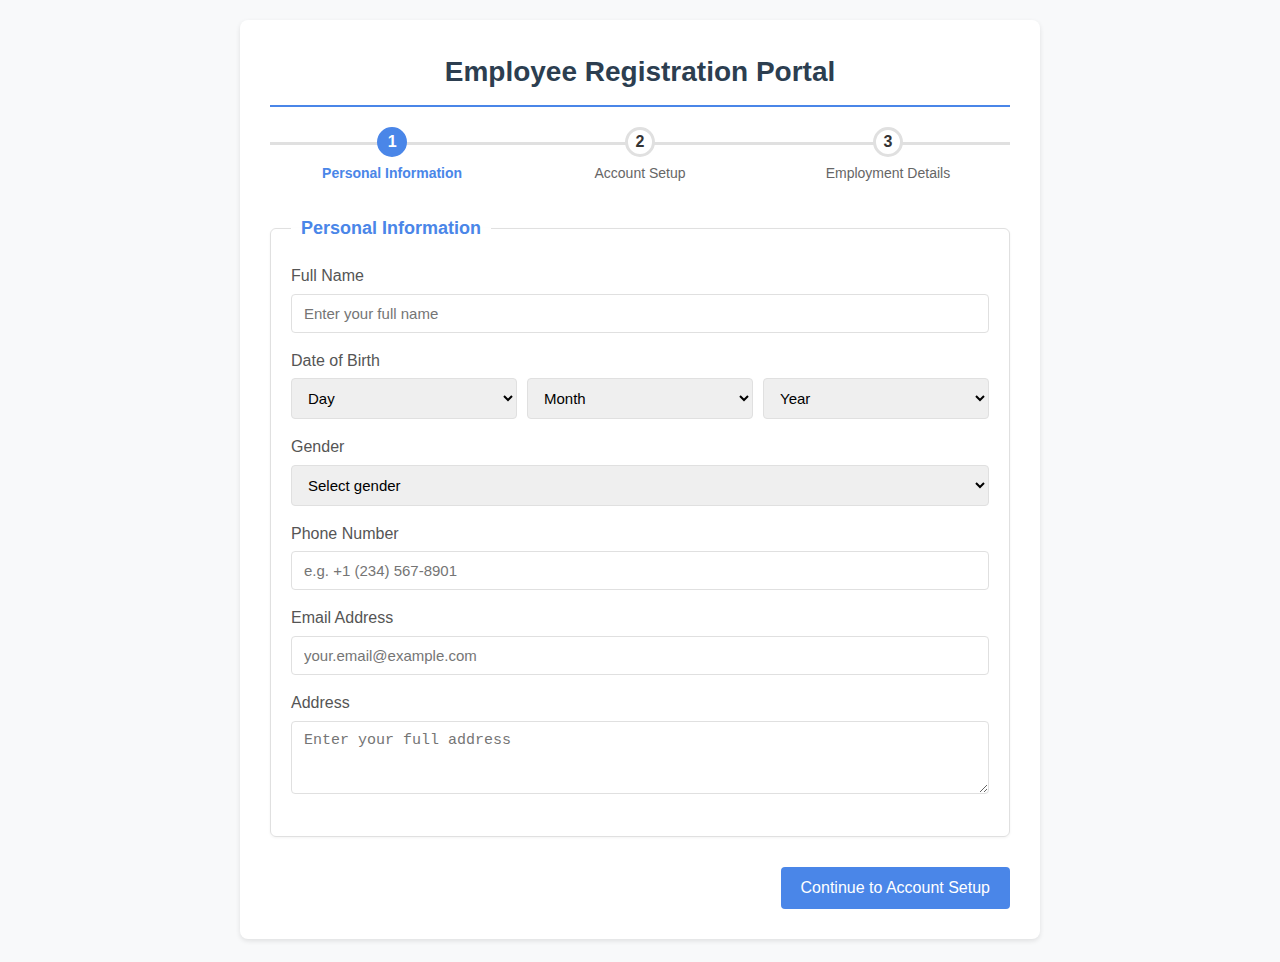
<file: demo/src/main/resources/static/test/t.html>
<!DOCTYPE html>
<html lang="en">
<head>
    <meta charset="UTF-8">
    <meta name="viewport" content="width=device-width, initial-scale=1.0">
    <title>Employee Registration</title>
    <style>
        :root {
            --primary-color: #4a86e8;
            --primary-hover: #3a76d8;
            --success-bg: #d4edda;
            --success-color: #155724;
            --error-bg: #f8d7da;
            --error-color: #721c24;
            --border-color: #e0e0e0;
            --shadow: 0 2px 5px rgba(0,0,0,0.1);
        }
        
        * {
            box-sizing: border-box;
            margin: 0;
            padding: 0;
        }
        
        body {
            font-family: 'Segoe UI', Roboto, Arial, sans-serif;
            line-height: 1.6;
            color: #333;
            background-color: #f8f9fa;
            margin: 0;
            padding: 20px;
        }
        
        .container {
            max-width: 800px;
            margin: 0 auto;
            background-color: white;
            border-radius: 8px;
            box-shadow: var(--shadow);
            padding: 30px;
        }
        
        h2 {
            color: #2c3e50;
            margin-bottom: 20px;
            text-align: center;
            font-size: 28px;
            border-bottom: 2px solid var(--primary-color);
            padding-bottom: 10px;
        }
        
        .progress-bar {
            margin-bottom: 30px;
            display: flex;
            justify-content: space-between;
            position: relative;
        }
        
        .progress-bar::before {
            content: '';
            position: absolute;
            top: 15px;
            left: 0;
            width: 100%;
            height: 3px;
            background-color: var(--border-color);
            z-index: 1;
        }
        
        .progress-step {
            position: relative;
            z-index: 2;
            text-align: center;
            width: 33%;
        }
        
        .step-circle {
            width: 30px;
            height: 30px;
            border-radius: 50%;
            background-color: white;
            border: 3px solid var(--border-color);
            margin: 0 auto 5px;
            display: flex;
            align-items: center;
            justify-content: center;
            font-weight: bold;
            transition: all 0.3s ease;
        }
        
        .progress-step.active .step-circle {
            border-color: var(--primary-color);
            background-color: var(--primary-color);
            color: white;
        }
        
        .progress-step.complete .step-circle {
            border-color: #4CAF50;
            background-color: #4CAF50;
            color: white;
        }
        
        .step-label {
            font-size: 14px;
            color: #666;
            font-weight: 500;
        }
        
        .progress-step.active .step-label {
            color: var(--primary-color);
            font-weight: 600;
        }
        
        .progress-step.complete .step-label {
            color: #4CAF50;
            font-weight: 600;
        }
        
        .form-section {
            display: none;
            animation: fadeIn 0.5s;
        }
        
        .form-section.active {
            display: block;
        }
        
        @keyframes fadeIn {
            from { opacity: 0; transform: translateY(10px); }
            to { opacity: 1; transform: translateY(0); }
        }
        
        fieldset {
            border: 1px solid var(--border-color);
            border-radius: 6px;
            padding: 20px;
            margin-bottom: 25px;
            box-shadow: 0 1px 3px rgba(0,0,0,0.05);
        }
        
        legend {
            font-weight: 600;
            padding: 0 10px;
            color: var(--primary-color);
            font-size: 18px;
        }
        
        .form-group {
            margin-bottom: 15px;
        }
        
        label {
            display: block;
            margin-bottom: 5px;
            font-weight: 500;
            color: #555;
        }
        
        input, select, textarea {
            width: 100%;
            padding: 10px 12px;
            border: 1px solid var(--border-color);
            border-radius: 4px;
            font-size: 15px;
            transition: border-color 0.3s;
        }
        
        input:focus, select:focus, textarea:focus {
            outline: none;
            border-color: var(--primary-color);
            box-shadow: 0 0 0 3px rgba(74, 134, 232, 0.2);
        }
        
        .date-group {
            display: flex;
            gap: 10px;
        }
        
        .date-group select {
            flex: 1;
        }
        
        .hint {
            font-size: 12px;
            color: #777;
            margin-top: 4px;
        }
        
        .error {
            color: var(--error-color);
            font-size: 13px;
            margin-top: 4px;
            display: none;
        }
        
        .error.visible {
            display: block;
        }
        
        .notification {
            padding: 15px;
            border-radius: 6px;
            margin: 25px 0;
            display: flex;
            align-items: center;
            animation: slideDown 0.4s ease-out;
        }
        
        @keyframes slideDown {
            from { opacity: 0; transform: translateY(-20px); }
            to { opacity: 1; transform: translateY(0); }
        }
        
        .notification.success {
            background-color: var(--success-bg);
            color: var(--success-color);
            border-left: 4px solid var(--success-color);
        }
        
        .notification.error {
            background-color: var(--error-bg);
            color: var(--error-color);
            border-left: 4px solid var(--error-color);
        }
        
        .notification-icon {
            margin-right: 10px;
            font-size: 20px;
        }
        
        .btn-container {
            display: flex;
            justify-content: space-between;
            margin-top: 30px;
        }
        
        .btn {
            padding: 12px 20px;
            border: none;
            border-radius: 4px;
            font-size: 16px;
            font-weight: 500;
            cursor: pointer;
            transition: all 0.2s;
        }
        
        .btn-primary {
            background-color: var(--primary-color);
            color: white;
        }
        
        .btn-primary:hover {
            background-color: var(--primary-hover);
        }
        
        .btn-secondary {
            background-color: #e2e6ea;
            color: #495057;
        }
        
        .btn-secondary:hover {
            background-color: #dae0e5;
        }
        
        .btn-primary:disabled {
            background-color: #b0c7e9;
            cursor: not-allowed;
        }
        
        /* Loading spinner */
        .spinner {
            display: inline-block;
            width: 20px;
            height: 20px;
            border: 3px solid rgba(255,255,255,.3);
            border-radius: 50%;
            border-top-color: white;
            animation: spin 1s ease-in-out infinite;
            margin-right: 8px;
            vertical-align: middle;
            display: none;
        }
        
        @keyframes spin {
            to { transform: rotate(360deg); }
        }
        
        /* Responsive adjustments */
        @media (max-width: 600px) {
            .container {
                padding: 15px;
            }
            
            fieldset {
                padding: 15px;
            }
            
            .date-group {
                flex-direction: column;
                gap: 15px;
            }
            
            .btn {
                padding: 10px 16px;
            }
        }
    </style>
</head>
<body>
    <div class="container">
        <h2>Employee Registration Portal</h2>
        
        <div class="progress-bar">
            <div class="progress-step active" id="step1">
                <div class="step-circle">1</div>
                <div class="step-label">Personal Information</div>
            </div>
            <div class="progress-step" id="step2">
                <div class="step-circle">2</div>
                <div class="step-label">Account Setup</div>
            </div>
            <div class="progress-step" id="step3">
                <div class="step-circle">3</div>
                <div class="step-label">Employment Details</div>
            </div>
        </div>
        
        <div id="notification" style="display: none;"></div>
        
        <form id="signupForm">
            <!-- Section 1: Personal Information -->
            <div class="form-section active" id="section1">
                <fieldset>
                    <legend>Personal Information</legend>
                    
                    <div class="form-group">
                        <label for="fullName">Full Name</label>
                        <input type="text" id="fullName" placeholder="Enter your full name">
                        <div id="fullNameError" class="error">Please enter your full name</div>
                    </div>
                    
                    <div class="form-group">
                        <label for="dob">Date of Birth</label>
                        <div class="date-group">
                            <select id="dobDay">
                                <option value="">Day</option>
                                <script>
                                    for(let i=1; i<=31; i++) {
                                        document.write(`<option value="${i}">${i}</option>`);
                                    }
                                </script>
                            </select>
                            <select id="dobMonth">
                                <option value="">Month</option>
                                <option value="1">January</option>
                                <option value="2">February</option>
                                <option value="3">March</option>
                                <option value="4">April</option>
                                <option value="5">May</option>
                                <option value="6">June</option>
                                <option value="7">July</option>
                                <option value="8">August</option>
                                <option value="9">September</option>
                                <option value="10">October</option>
                                <option value="11">November</option>
                                <option value="12">December</option>
                            </select>
                            <select id="dobYear">
                                <option value="">Year</option>
                                <script>
                                    for(let i=2006; i>=1950; i--) {
                                        document.write(`<option value="${i}">${i}</option>`);
                                    }
                                </script>
                            </select>
                        </div>
                        <div id="dobError" class="error">Please select your complete date of birth</div>
                    </div>
                    
                    <div class="form-group">
                        <label for="gender">Gender</label>
                        <select id="gender">
                            <option value="">Select gender</option>
                            <option value="Male">Male</option>
                            <option value="Female">Female</option>
                            <option value="Other">Other</option>
                            <option value="Prefer not to say">Prefer not to say</option>
                        </select>
                        <div id="genderError" class="error">Please select your gender</div>
                    </div>
                    
                    <div class="form-group">
                        <label for="phoneNumber">Phone Number</label>
                        <input type="tel" id="phoneNumber" placeholder="e.g. +1 (234) 567-8901">
                        <div id="phoneNumberError" class="error">Please enter a valid phone number</div>
                    </div>
                    
                    <div class="form-group">
                        <label for="email">Email Address</label>
                        <input type="email" id="email" placeholder="your.email@example.com">
                        <div id="emailError" class="error">Please enter a valid email address</div>
                    </div>
                    
                    <div class="form-group">
                        <label for="address">Address</label>
                        <textarea id="address" rows="3" placeholder="Enter your full address"></textarea>
                        <div id="addressError" class="error">Please enter your address</div>
                    </div>
                </fieldset>
                
                <div class="btn-container">
                    <div></div> <!-- Empty div for flex spacing -->
                    <button type="button" class="btn btn-primary" id="nextToSection2">Continue to Account Setup</button>
                </div>
            </div>
            
            <!-- Section 2: Account Security -->
            <div class="form-section" id="section2">
                <fieldset>
                    <legend>Account Security</legend>
                    
                    <div class="form-group">
                        <label for="password">Password</label>
                        <input type="password" id="password" placeholder="Create a password">
                        <div class="hint">Password must be at least 8 characters with letters and numbers</div>
                        <div id="passwordError" class="error">Password must be at least 8 characters</div>
                    </div>
                    
                    <div class="form-group">
                        <label for="confirmPassword">Confirm Password</label>
                        <input type="password" id="confirmPassword" placeholder="Confirm your password">
                        <div id="confirmPasswordError" class="error">Passwords do not match</div>
                    </div>
                    
                    <div id="passwordStrength" class="password-strength" style="margin-top: 15px;">
                        <div style="margin-bottom: 5px; font-size: 14px; color: #555;">Password Strength:</div>
                        <div style="display: flex; gap: 5px; margin-bottom: 10px;">
                            <div id="strength1" style="height: 5px; flex: 1; background-color: #e0e0e0; border-radius: 2px;"></div>
                            <div id="strength2" style="height: 5px; flex: 1; background-color: #e0e0e0; border-radius: 2px;"></div>
                            <div id="strength3" style="height: 5px; flex: 1; background-color: #e0e0e0; border-radius: 2px;"></div>
                            <div id="strength4" style="height: 5px; flex: 1; background-color: #e0e0e0; border-radius: 2px;"></div>
                        </div>
                        <div id="strengthText" style="font-size: 13px; color: #666;">Not set</div>
                    </div>
                </fieldset>
                
                <div class="btn-container">
                    <button type="button" class="btn btn-secondary" id="backToSection1">Back</button>
                    <button type="button" class="btn btn-primary" id="nextToSection3">Continue to Employment Details</button>
                </div>
            </div>
            
            <!-- Section 3: Employment Information -->
            <div class="form-section" id="section3">
                <fieldset>
                    <legend>Employment Information</legend>
                    
                    <div class="form-group">
                        <label for="employeeId">Employee ID</label>
                        <input type="number" id="employeeId" placeholder="Enter your employee ID">
                        <div id="employeeIdError" class="error">Please enter a valid employee ID</div>
                    </div>
                    
                    <div class="form-group">
                        <label for="doj">Date of Joining</label>
                        <div class="date-group">
                            <select id="dojDay">
                                <option value="">Day</option>
                                <script>
                                    for(let i=1; i<=31; i++) {
                                        document.write(`<option value="${i}">${i}</option>`);
                                    }
                                </script>
                            </select>
                            <select id="dojMonth">
                                <option value="">Month</option>
                                <option value="1">January</option>
                                <option value="2">February</option>
                                <option value="3">March</option>
                                <option value="4">April</option>
                                <option value="5">May</option>
                                <option value="6">June</option>
                                <option value="7">July</option>
                                <option value="8">August</option>
                                <option value="9">September</option>
                                <option value="10">October</option>
                                <option value="11">November</option>
                                <option value="12">December</option>
                            </select>
                            <select id="dojYear">
                                <option value="">Year</option>
                                <script>
                                    for(let i=2025; i>=2000; i--) {
                                        document.write(`<option value="${i}">${i}</option>`);
                                    }
                                </script>
                            </select>
                        </div>
                        <div id="dojError" class="error">Please select your complete date of joining</div>
                    </div>
                    
                    <div class="form-group">
                        <label for="branch">Branch</label>
                        <select id="branch">
                            <option value="">Select branch</option>
                            <option value="Main Branch">Main Branch</option>
                            <option value="North Branch">North Branch</option>
                            <option value="South Branch">South Branch</option>
                            <option value="East Branch">East Branch</option>
                            <option value="West Branch">West Branch</option>
                        </select>
                        <div id="branchError" class="error">Please select your branch</div>
                    </div>
                </fieldset>
                
                <div class="btn-container">
                    <button type="button" class="btn btn-secondary" id="backToSection2">Back</button>
                    <button type="button" class="btn btn-primary" id="submitButton">
                        <span id="spinner" class="spinner"></span>
                        <span id="submitText">Complete Registration</span>
                    </button>
                </div>
            </div>
        </form>
    </div>

    <script>
        // DOM elements
        const sections = ['section1', 'section2', 'section3'];
        const steps = ['step1', 'step2', 'step3'];
        
        // Navigation buttons
        document.getElementById('nextToSection2').addEventListener('click', () => {
            if (validateSection1()) {
                navigateToSection(2);
            }
        });
        
        document.getElementById('backToSection1').addEventListener('click', () => {
            navigateToSection(1);
        });
        
        document.getElementById('nextToSection3').addEventListener('click', () => {
            if (validateSection2()) {
                navigateToSection(3);
            }
        });
        
        document.getElementById('backToSection2').addEventListener('click', () => {
            navigateToSection(2);
        });
        
        document.getElementById('submitButton').addEventListener('click', handleSubmit);
        
        // Form field validation
        const fullName = document.getElementById('fullName');
        const dobDay = document.getElementById('dobDay');
        const dobMonth = document.getElementById('dobMonth');
        const dobYear = document.getElementById('dobYear');
        const gender = document.getElementById('gender');
        const phoneNumber = document.getElementById('phoneNumber');
        const email = document.getElementById('email');
        const address = document.getElementById('address');
        const password = document.getElementById('password');
        const confirmPassword = document.getElementById('confirmPassword');
        const employeeId = document.getElementById('employeeId');
        const dojDay = document.getElementById('dojDay');
        const dojMonth = document.getElementById('dojMonth');
        const dojYear = document.getElementById('dojYear');
        const branch = document.getElementById('branch');
        
        // Password strength meter
        password.addEventListener('input', updatePasswordStrength);
        
        function updatePasswordStrength() {
            const val = password.value;
            const strength1 = document.getElementById('strength1');
            const strength2 = document.getElementById('strength2');
            const strength3 = document.getElementById('strength3');
            const strength4 = document.getElementById('strength4');
            const strengthText = document.getElementById('strengthText');
            
            // Reset
            [strength1, strength2, strength3, strength4].forEach(el => {
                el.style.backgroundColor = '#e0e0e0';
            });
            
            if (val.length === 0) {
                strengthText.textContent = 'Not set';
                strengthText.style.color = '#666';
                return;
            }
            
            // Check strength
            let score = 0;
            if (val.length >= 8) score++;
            if (val.length >= 10) score++;
            if (/[A-Z]/.test(val)) score++;
            if (/[0-9]/.test(val)) score++;
            if (/[^A-Za-z0-9]/.test(val)) score++;
            
            // Normalize score to 0-4
            score = Math.min(4, score);
            
            const colors = ['#FF4136', '#FF851B', '#FFDC00', '#2ECC40'];
            const texts = ['Weak', 'Fair', 'Good', 'Strong'];
            
            for (let i = 0; i < score; i++) {
                document.getElementById(`strength${i+1}`).style.backgroundColor = colors[Math.min(i, 3)];
            }
            
            strengthText.textContent = texts[Math.min(score-1, 3)];
            strengthText.style.color = colors[Math.min(score-1, 3)];
        }
        
        // Password match validation
        confirmPassword.addEventListener('input', validatePasswordMatch);
        password.addEventListener('input', () => {
            if (confirmPassword.value) validatePasswordMatch();
        });
        
        function validatePasswordMatch() {
            const errorElem = document.getElementById('confirmPasswordError');
            
            if (password.value !== confirmPassword.value) {
                errorElem.classList.add('visible');
                return false;
            } else {
                errorElem.classList.remove('visible');
                return true;
            }
        }
        
        // Section validation functions
        function validateSection1() {
            let isValid = true;
            
            // Validate Full Name
            if (!fullName.value.trim()) {
                document.getElementById('fullNameError').classList.add('visible');
                isValid = false;
            } else {
                document.getElementById('fullNameError').classList.remove('visible');
            }
            
            // Validate Date of Birth
            if (!dobDay.value || !dobMonth.value || !dobYear.value) {
                document.getElementById('dobError').classList.add('visible');
                isValid = false;
            } else {
                document.getElementById('dobError').classList.remove('visible');
            }
            
            // Validate Gender
            if (!gender.value) {
                document.getElementById('genderError').classList.add('visible');
                isValid = false;
            } else {
                document.getElementById('genderError').classList.remove('visible');
            }
            
            // Validate Phone Number
            if (!phoneNumber.value.trim()) {
                document.getElementById('phoneNumberError').classList.add('visible');
                isValid = false;
            } else {
                document.getElementById('phoneNumberError').classList.remove('visible');
            }
            
            // Validate Email
            const emailRegex = /^[^\s@]+@[^\s@]+\.[^\s@]+$/;
            if (!email.value.trim() || !emailRegex.test(email.value)) {
                document.getElementById('emailError').classList.add('visible');
                isValid = false;
            } else {
                document.getElementById('emailError').classList.remove('visible');
            }
            
            // Validate Address
            if (!address.value.trim()) {
                document.getElementById('addressError').classList.add('visible');
                isValid = false;
            } else {
                document.getElementById('addressError').classList.remove('visible');
            }
            
            return isValid;
        }
        
        function validateSection2() {
            let isValid = true;
            
            // Validate Password
            if (!password.value || password.value.length < 8) {
                document.getElementById('passwordError').classList.add('visible');
                isValid = false;
            } else {
                document.getElementById('passwordError').classList.remove('visible');
            }
            
            // Validate Password Confirmation
            if (!validatePasswordMatch()) {
                isValid = false;
            }
            
            return isValid;
        }
        
        function validateSection3() {
            let isValid = true;
            
            // Validate Employee ID
            if (!employeeId.value.trim() || isNaN(parseInt(employeeId.value))) {
                document.getElementById('employeeIdError').classList.add('visible');
                isValid = false;
            } else {
                document.getElementById('employeeIdError').classList.remove('visible');
            }
            
            // Validate Date of Joining
            if (!dojDay.value || !dojMonth.value || !dojYear.value) {
                document.getElementById('dojError').classList.add('visible');
                isValid = false;
            } else {
                document.getElementById('dojError').classList.remove('visible');
            }
            
            // Validate Branch
            if (!branch.value) {
                document.getElementById('branchError').classList.add('visible');
                isValid = false;
            } else {
                document.getElementById('branchError').classList.remove('visible');
            }
            
            return isValid;
        }
        
        // Navigation function
        function navigateToSection(sectionNumber) {
            // Hide all sections and update steps
            sections.forEach((section, index) => {
                document.getElementById(section).classList.remove('active');
                document.getElementById(steps[index]).classList.remove('active', 'complete');
            });
            
            // Show target section
            document.getElementById(`section${sectionNumber}`).classList.add('active');
            document.getElementById(`step${sectionNumber}`).classList.add('active');
            
            // Mark previous steps as complete
            for (let i = 1; i < sectionNumber; i++) {
                document.getElementById(`step${i}`).classList.add('complete');
            }
        }
        
        // Submit form
        async function handleSubmit() {
            if (!validateSection3()) {
                return;
            }
            
            // Show loading state
            const submitButton = document.getElementById('submitButton');
            const spinner = document.getElementById('spinner');
            const submitText = document.getElementById('submitText');
            
            submitButton.disabled = true;
            spinner.style.display = 'inline-block';
            submitText.textContent = 'Processing...';
            
            // Prepare data object
            const data = {
                fullName: fullName.value.trim(),
                dobDay: parseInt(dobDay.value),
                dobMonth: parseInt(dobMonth.value),
                dobYear: parseInt(dobYear.value),
                gender: gender.value,
                address: address.value.trim(),
                phoneNumber: phoneNumber.value.trim(),
                email: email.value.trim(),
                password: password.value,
                employeeId: parseInt(employeeId.value),
                dojDay: parseInt(dojDay.value),
                dojMonth: parseInt(dojMonth.value),
                dojYear: parseInt(dojYear.value),
                branch: branch.value
            };
            
            try {
                const response = await fetch('http://localhost:6060/api/signup', {
                    method: 'POST',
                    headers: {
                        'Content-Type': 'application/json'
                    },
                    body: JSON.stringify(data)
                });
                
                const result = await response.json();
                
                if (response.ok) {
                    showNotification(`Success! ${result.message} (Employee ID: ${result.employeeId || data.employeeId})`, 'success');
                    document.getElementById('signupForm').reset();
                    navigateToSection(1);
                } else {
                    throw new Error(result.message || `HTTP error! status: ${response.status}`);
                }
            } catch (error) {
                showNotification(`Error: ${error.message}`, 'error');
            } finally {
                // Reset button state
                submitButton.disabled = false;
                spinner.style.display = 'none';
                submitText.textContent = 'Complete Registration';
            }
        }
        
        // Show notification
        function showNotification(message, type) {
            const notificationEl = document.getElementById('notification');
            
            // Create notification content
            const icon = type === 'success' ? '✓' : '✕';
            notificationEl.innerHTML = `
                <div class="notification ${type}">
                    <div class="notification-icon">${icon}</div>
                    <div>${message}</div>
                </div>
            `;
            
            notificationEl.style.display = 'block';
            
            // Scroll to notification
            notificationEl.scrollIntoView({ behavior: 'smooth', block: 'start' });
            
            // Auto-hide after 5 seconds
            if (type === 'success') {
                setTimeout(() => {
                    notificationEl.style.display = 'none';
                }, 5000);
            }
        }
    </script>
</body>
</html>
</file>
<file: demo/src/main/resources/static/css/styles.css>
/* Add any shared styles across all pages here */
body {
    margin: 0;
    padding: 0;
    font-family: Arial, sans-serif;
}

button {
    cursor: pointer;
    transition: all 0.3s;
}

button:hover {
    opacity: 0.9;
}

input, select {
    box-sizing: border-box;
}

/* Add more shared styles as needed */
</file>
<file: demo/src/main/resources/static/css/admin.css>
body {
        display: flex;
        height: 100vh;
        margin: 0;
        font-family: Arial, sans-serif;
        background-color: #f4f4f4;
    }

    .sidebar {
        width: 15%;
        background-color: #1e3a8a;
        color: white;
        padding: 20px;
    }

    .sidebar h2 {
        font-size: 20px;
        margin-bottom: 20px;
    }

    .sidebar ul {
        list-style: none;
        padding: 0;
    }

    .sidebar ul li {
        padding: 10px;
        cursor: pointer;
        border-radius: 5px;
        margin-bottom: 5px;
    }

    .sidebar ul li:hover, .active {
        background-color: #2563eb;
    }

    .content {
        width: 85%;
        padding: 40px;
        overflow-y: auto;
    }

    .content h1 {
        font-size: 24px;
    }

    .content p {
        margin-top: 10px;
        color: #555;
    }

    /* Table Styles - Combined from both */
    .inventory-table, .user-table, .report-table, .team-table {
        width: 100%;
        border-collapse: collapse;
        margin-top: 20px;
        box-shadow: 0px 4px 10px rgba(0, 0, 0, 0.1);
    }

    .inventory-table th, .inventory-table td,
    .user-table th, .user-table td, 
    .report-table th, .report-table td, 
    .team-table th, .team-table td {
        border: 1px solid #ddd;
        padding: 10px;
        text-align: center;
        font-size: xx-small;
    }

    .inventory-table th, 
    .user-table th, 
    .report-table th, 
    .team-table th {
        background-color: #007BFF;
        color: white;
        font-size: xx-small;
    }

    .inventory-table tr:nth-child(even),
    .user-table tr:nth-child(even), 
    .report-table tr:nth-child(even), 
    .team-table tr:nth-child(even) {
        background-color: #f2f2f2;
    }

    .inventory-table tr:hover,
    .user-table tr:hover, 
    .report-table tr:hover, 
    .team-table tr:hover {
        background-color: #ddd;
    }

    /* Action Buttons */
    .action-buttons {
        display: flex;
        gap: 10px;
        margin-top: 20px;
    }

    button {
        padding: 10px 15px;
        border: none;
        border-radius: 4px;
        cursor: pointer;
        font-weight: bold;
    }

    .add-btn {
        background-color: #4CAF50;
        color: white;
    }

    .delete-btn {
        background-color: #f44336;
        color: white;
    }

    .export-btn {
        background-color: #2196F3;
        color: white;
    }

    .approve-btn, .reject-btn {
        padding: 5px 10px;
        border: none;
        cursor: pointer;
        border-radius: 5px;
        font-size: xx-small;
    }

    .approve-btn {
        background-color: #28a745;
        color: white;
    }

    .reject-btn {
        background-color: #dc3545;
        color: white;
    }

    /* Modal Styles */
    .modal {
        display: none;
        position: fixed;
        z-index: 1;
        left: 0;
        top: 0;
        width: 100%;
        height: 100%;
        background-color: rgba(0,0,0,0.4);
    }

    .modal-content {
        background-color: #fefefe;
        margin: 15% auto;
        padding: 20px;
        border: 1px solid #888;
        width: 50%;
        border-radius: 8px;
    }

    form {
        font-size: xx-small;
    }

    .form-group {
        margin-bottom: 15px;
    }

    label {
        display: block;
        margin-bottom: 5px;
        font-weight: bold;
    }

    input, select {
        width: 100%;
        padding: 8px;
        border: 1px solid #ddd;
        border-radius: 4px;
        box-sizing: border-box;
    }

    .form-buttons {
        display: flex;
        justify-content: flex-end;
        gap: 10px;
        margin-top: 20px;
    }

    .insert-btn, .delete-confirm-btn {
        background-color: #4CAF50;
        color: white;
    }

    .cancel-btn {
        background-color: #f44336;
        color: white;
    }

    /* Section Visibility */
    .inventory-section {
        display: block;
    }

    .report-section, .user-section, .team-section {
        display: none;
    }
</file>
<file: demo/src/main/resources/static/css/billing.css>
body {
    display: flex;
    flex-direction: column;
    height: 100vh;
    margin: 0;
    font-family: Arial, sans-serif;
    background-color: #f4f4f4;
}

.main-container {
    display: flex;
    flex-grow: 1;
}

.sidebar {
    width: 20%;
    height: 100%;
    background-color: #1e3a8a;
    color: white;
    padding: 20px;
}

.sidebar h2 {
    font-size: 20px;
    margin-bottom: 20px;
}

.section {
    margin-bottom: 20px;
}

.content {
    width: 80%;
    padding: 40px;
}

.table-container {
    width: 100%;
    background: white;
    padding: 20px;
    box-shadow: 0 0 10px rgba(0, 0, 0, 0.1);
}

table {
    width: 100%;
    border-collapse: collapse;
}

th, td {
    border: 1px solid #ddd;
    padding: 10px;
    text-align: center;
}

.total-container {
    margin-top: 20px;
    padding: 10px;
    background-color: #2563eb;
    color: white;
    text-align: right;
    font-size: 18px;
}

.popup {
    display: none;
    position: fixed;
    top: 0;
    left: 0;
    width: 100%;
    height: 100%;
    background: rgba(0, 0, 0, 0.5);
    justify-content: center;
    align-items: center;
}

.popup-content {
    background: white;
    padding: 20px;
    width: 50%;
}

.close-btn {
    float: right;
    cursor: pointer;
}

.bottom-buttons {
    display: flex;
    justify-content: flex-end;
    padding: 20px;
    gap: 10px;
}

#id_in_invooice {
    border-style: solid;
    font-size: large;
    padding: 5px;
}
</file>
